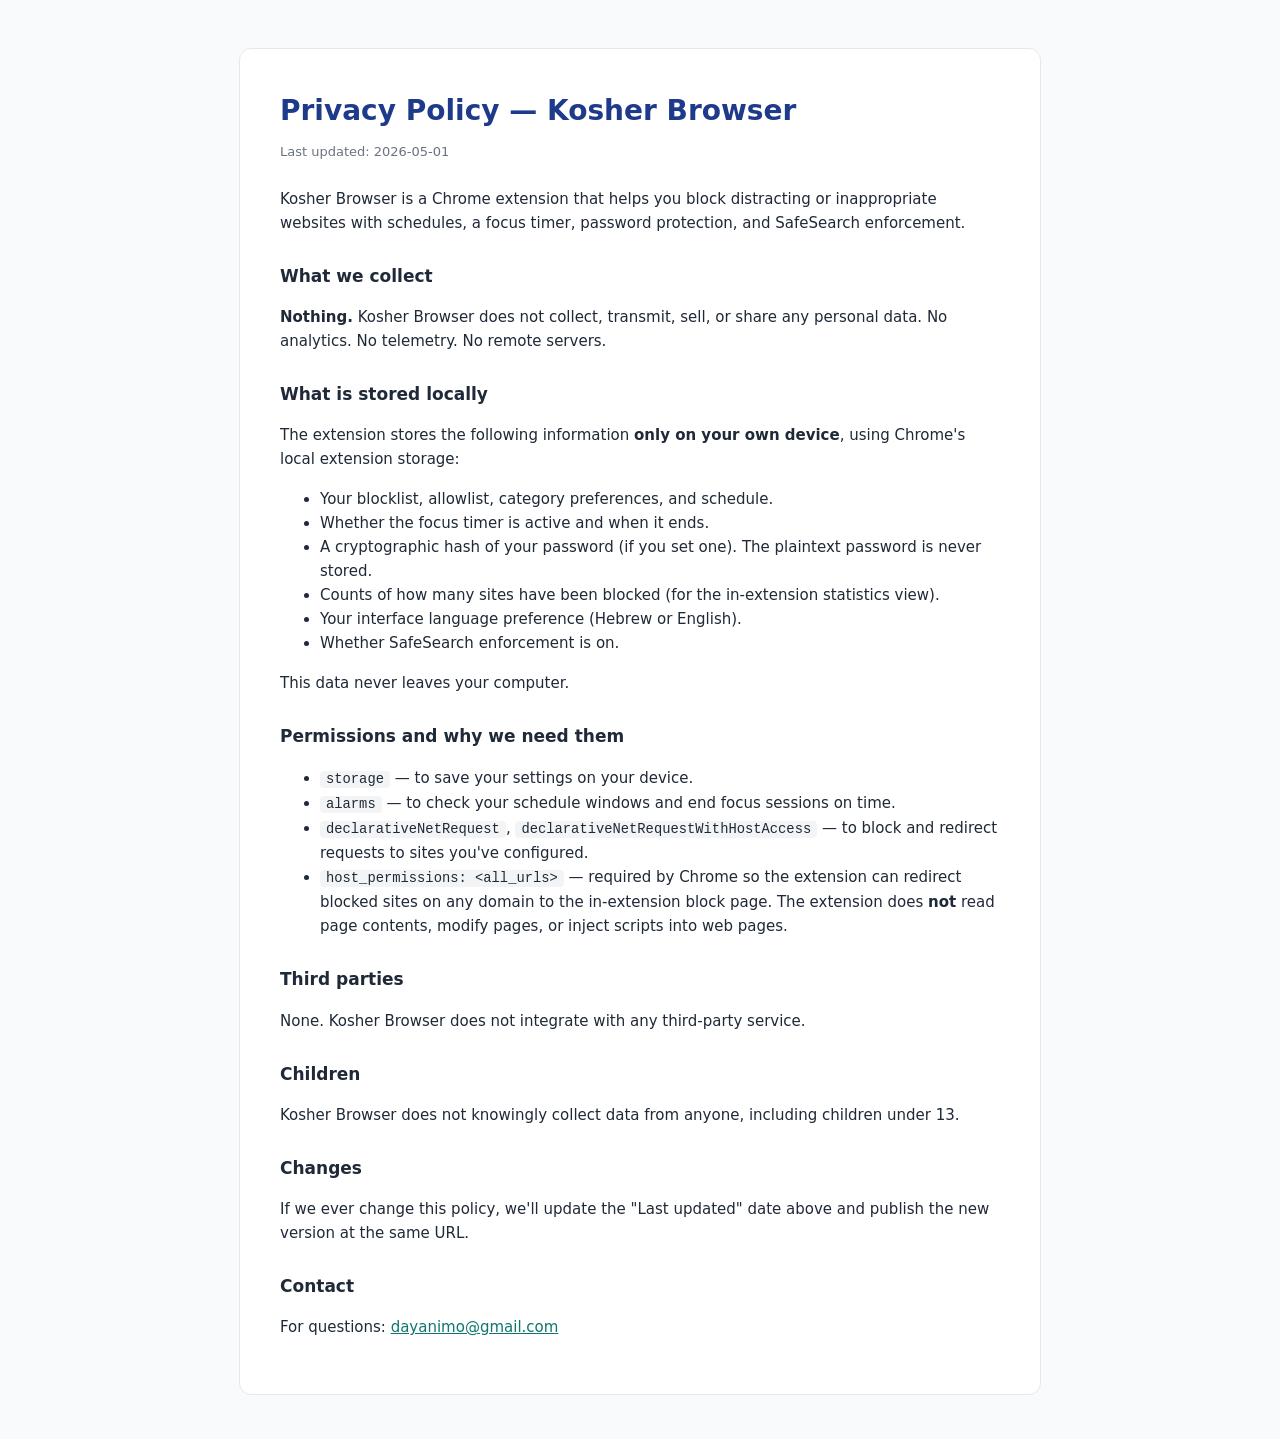
<file: docs/index.html>
<!doctype html>
<html lang="en">
<head>
  <meta charset="utf-8">
  <meta name="viewport" content="width=device-width, initial-scale=1">
  <title>Privacy Policy — Kosher Browser</title>
  <style>
    :root { color-scheme: light dark; }
    html, body { margin: 0; padding: 0; }
    body {
      font-family: -apple-system, BlinkMacSystemFont, "Segoe UI", system-ui, sans-serif;
      line-height: 1.6;
      color: #1f2937;
      background: #f9fafb;
      padding: 48px 24px;
    }
    main { max-width: 720px; margin: 0 auto; background: white; border-radius: 12px; border: 1px solid #e5e7eb; padding: 40px; }
    h1 { font-size: 28px; margin: 0 0 8px; color: #1e3a8a; }
    h2 { font-size: 17px; margin: 28px 0 8px; color: #1f2937; }
    p, li { font-size: 15px; }
    .meta { color: #6b7280; font-size: 13px; margin: 0 0 24px; }
    code { background: #f3f4f6; padding: 1px 6px; border-radius: 4px; font-size: 0.92em; }
    a { color: #0f766e; }
    @media (prefers-color-scheme: dark) {
      body { color: #e5e7eb; background: #0b0f17; }
      main { background: #111827; border-color: #1f2937; }
      h1 { color: #93c5fd; }
      h2 { color: #f3f4f6; }
      .meta { color: #9ca3af; }
      code { background: #1f2937; }
    }
  </style>
</head>
<body>
  <main>
    <h1>Privacy Policy — Kosher Browser</h1>
    <p class="meta">Last updated: 2026-05-01</p>

    <p>Kosher Browser is a Chrome extension that helps you block distracting or inappropriate websites with schedules, a focus timer, password protection, and SafeSearch enforcement.</p>

    <h2>What we collect</h2>
    <p><strong>Nothing.</strong> Kosher Browser does not collect, transmit, sell, or share any personal data. No analytics. No telemetry. No remote servers.</p>

    <h2>What is stored locally</h2>
    <p>The extension stores the following information <strong>only on your own device</strong>, using Chrome's local extension storage:</p>
    <ul>
      <li>Your blocklist, allowlist, category preferences, and schedule.</li>
      <li>Whether the focus timer is active and when it ends.</li>
      <li>A cryptographic hash of your password (if you set one). The plaintext password is never stored.</li>
      <li>Counts of how many sites have been blocked (for the in-extension statistics view).</li>
      <li>Your interface language preference (Hebrew or English).</li>
      <li>Whether SafeSearch enforcement is on.</li>
    </ul>
    <p>This data never leaves your computer.</p>

    <h2>Permissions and why we need them</h2>
    <ul>
      <li><code>storage</code> — to save your settings on your device.</li>
      <li><code>alarms</code> — to check your schedule windows and end focus sessions on time.</li>
      <li><code>declarativeNetRequest</code>, <code>declarativeNetRequestWithHostAccess</code> — to block and redirect requests to sites you've configured.</li>
      <li><code>host_permissions: &lt;all_urls&gt;</code> — required by Chrome so the extension can redirect blocked sites on any domain to the in-extension block page. The extension does <strong>not</strong> read page contents, modify pages, or inject scripts into web pages.</li>
    </ul>

    <h2>Third parties</h2>
    <p>None. Kosher Browser does not integrate with any third-party service.</p>

    <h2>Children</h2>
    <p>Kosher Browser does not knowingly collect data from anyone, including children under 13.</p>

    <h2>Changes</h2>
    <p>If we ever change this policy, we'll update the "Last updated" date above and publish the new version at the same URL.</p>

    <h2>Contact</h2>
    <p>For questions: <a href="mailto:dayanimo@gmail.com">dayanimo@gmail.com</a></p>
  </main>
</body>
</html>
</file>
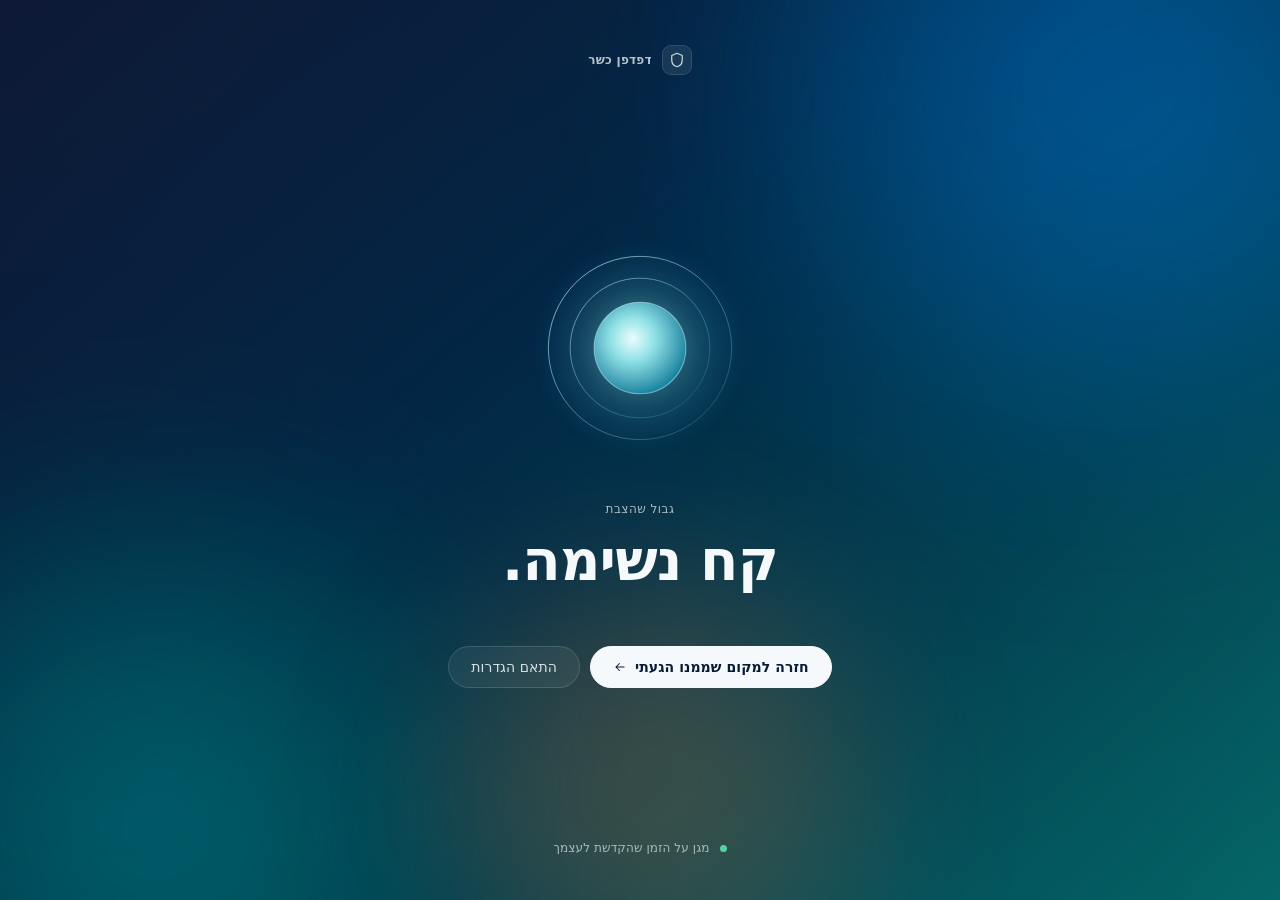
<file: blocked/blocked.html>
<!doctype html>
<html lang="he" dir="rtl">
<head>
  <meta charset="utf-8" />
  <meta name="viewport" content="width=device-width, initial-scale=1, viewport-fit=cover" />
  <title>רגע של הפסקה</title>
  <link rel="stylesheet" href="blocked.css" />
</head>
<body>
  <div class="ambient" aria-hidden="true">
    <div class="aurora aurora-a"></div>
    <div class="aurora aurora-b"></div>
    <div class="aurora aurora-c"></div>
    <div class="grain"></div>
  </div>

  <div class="stage">
    <header class="brand" aria-hidden="true">
      <span class="brand-mark">
        <svg viewBox="0 0 24 24" width="18" height="18" fill="none" stroke="currentColor" stroke-width="1.6" stroke-linecap="round" stroke-linejoin="round">
          <path d="M12 3l7 3v6c0 4.5-3 8-7 9-4-1-7-4.5-7-9V6l7-3z"/>
        </svg>
      </span>
      <span class="brand-name" data-i18n="brand_name">דפדפן כשר</span>
    </header>

    <main class="card" role="main">
      <figure class="orb" aria-hidden="true">
        <svg viewBox="0 0 220 220" width="220" height="220">
          <defs>
            <radialGradient id="halo" cx="50%" cy="50%" r="50%">
              <stop offset="0%" stop-color="oklch(0.92 0.06 200)" stop-opacity="0.55"/>
              <stop offset="55%" stop-color="oklch(0.78 0.10 210)" stop-opacity="0.18"/>
              <stop offset="100%" stop-color="oklch(0.55 0.12 240)" stop-opacity="0"/>
            </radialGradient>
            <radialGradient id="core" cx="42%" cy="40%" r="60%">
              <stop offset="0%" stop-color="oklch(0.98 0.02 200)"/>
              <stop offset="40%" stop-color="oklch(0.86 0.08 200)"/>
              <stop offset="100%" stop-color="oklch(0.58 0.10 220)"/>
            </radialGradient>
            <linearGradient id="ring" x1="0" y1="0" x2="1" y2="1">
              <stop offset="0%" stop-color="oklch(0.95 0.04 200)" stop-opacity="0.9"/>
              <stop offset="100%" stop-color="oklch(0.75 0.10 210)" stop-opacity="0.2"/>
            </linearGradient>
          </defs>
          <circle class="orb-halo" cx="110" cy="110" r="100" fill="url(#halo)"/>
          <circle class="orb-ring orb-ring-outer" cx="110" cy="110" r="84" fill="none" stroke="url(#ring)" stroke-width="0.75"/>
          <circle class="orb-ring orb-ring-mid" cx="110" cy="110" r="64" fill="none" stroke="url(#ring)" stroke-width="0.6"/>
          <circle class="orb-core" cx="110" cy="110" r="42" fill="url(#core)"/>
          <circle class="orb-pulse" cx="110" cy="110" r="42" fill="none" stroke="oklch(0.95 0.04 200)" stroke-width="1" stroke-opacity="0.5"/>
        </svg>
      </figure>

      <p class="eyebrow" data-i18n="eyebrow">גבול שהצבת</p>
      <h1 class="headline" data-i18n="headline">קח נשימה.</h1>
      <p id="reason" class="reason"></p>
      <p id="message" class="message"></p>

      <section id="focusInfo" class="focus" hidden aria-live="polite">
        <div class="focus-rule" aria-hidden="true"></div>
        <p class="focus-label" data-i18n="focus_label">מפגש פוקוס בעיצומו</p>
        <p id="countdown" class="countdown" aria-label="זמן שנותר" data-i18n-aria="time_remaining_aria">--:--</p>
        <p class="focus-foot" data-i18n="focus_foot">תחזור לכאן כשהוא יסתיים. אין מה לעשות.</p>
      </section>

      <div class="actions">
        <button id="goBack" type="button" class="btn btn-primary">
          <span data-i18n="btn_return">חזרה למקום שממנו הגעתי</span>
          <svg class="btn-arrow" viewBox="0 0 24 24" width="14" height="14" fill="none" stroke="currentColor" stroke-width="1.8" stroke-linecap="round" stroke-linejoin="round" aria-hidden="true">
            <path d="M19 12H5M11 6l-6 6 6 6"/>
          </svg>
        </button>
        <button id="openOptions" type="button" class="btn btn-ghost" data-i18n="btn_settings">התאם הגדרות</button>
      </div>
    </main>

    <footer class="legend" aria-hidden="true">
      <span class="legend-dot"></span>
      <span data-i18n="legend_text">מגן על הזמן שהקדשת לעצמך</span>
    </footer>
  </div>

  <script src="blocked.js"></script>
</body>
</html>
</file>
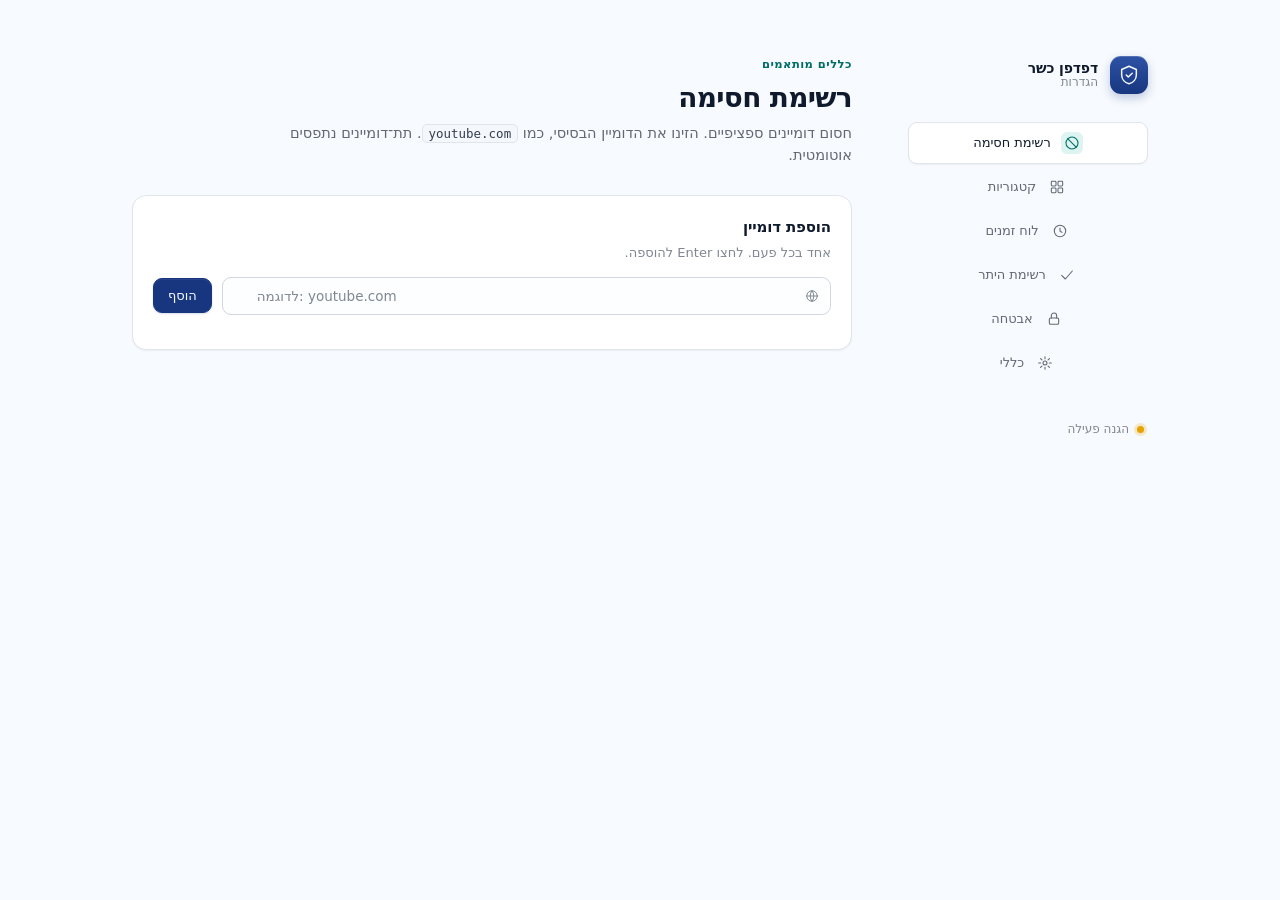
<file: options/options.html>
<!doctype html>
<html lang="he" dir="rtl">
<head>
  <meta charset="utf-8" />
  <meta name="viewport" content="width=device-width, initial-scale=1" />
  <title data-i18n="page_title">דפדפן כשר — הגדרות</title>
  <link rel="stylesheet" href="options.css" />
</head>
<body>
  <div class="shell">
    <aside class="sidebar" data-i18n-aria="sidebar_nav_aria" aria-label="ניווט בהגדרות">
      <div class="brand">
        <span class="brand-mark" aria-hidden="true">
          <svg viewBox="0 0 24 24" width="22" height="22" fill="none" stroke="currentColor" stroke-width="1.6" stroke-linecap="round" stroke-linejoin="round">
            <path d="M12 2.5 4 6v6c0 4.6 3.3 8.4 8 9.5 4.7-1.1 8-4.9 8-9.5V6l-8-3.5Z" />
            <path d="m9 12 2.2 2.2L15.5 10" />
          </svg>
        </span>
        <div class="brand-text">
          <span class="brand-name" data-i18n="brand_name">דפדפן כשר</span>
          <span class="brand-sub" data-i18n="settings_subtitle">הגדרות</span>
        </div>
      </div>

      <nav class="tabs" role="tablist" data-i18n-aria="sidebar_sections_aria" aria-label="חלקי ההגדרות">
        <button class="tab active" data-tab="blocklist" role="tab" aria-selected="true">
          <span class="tab-icon" aria-hidden="true">
            <svg viewBox="0 0 24 24" width="16" height="16" fill="none" stroke="currentColor" stroke-width="1.6" stroke-linecap="round" stroke-linejoin="round">
              <circle cx="12" cy="12" r="9" />
              <path d="M5.5 5.5 18.5 18.5" />
            </svg>
          </span>
          <span class="tab-label" data-i18n="tab_blocklist">רשימת חסימה</span>
        </button>
        <button class="tab" data-tab="categories" role="tab" aria-selected="false">
          <span class="tab-icon" aria-hidden="true">
            <svg viewBox="0 0 24 24" width="16" height="16" fill="none" stroke="currentColor" stroke-width="1.6" stroke-linecap="round" stroke-linejoin="round">
              <rect x="3.5" y="3.5" width="7" height="7" rx="1.4" />
              <rect x="13.5" y="3.5" width="7" height="7" rx="1.4" />
              <rect x="3.5" y="13.5" width="7" height="7" rx="1.4" />
              <rect x="13.5" y="13.5" width="7" height="7" rx="1.4" />
            </svg>
          </span>
          <span class="tab-label" data-i18n="tab_categories">קטגוריות</span>
        </button>
        <button class="tab" data-tab="schedule" role="tab" aria-selected="false">
          <span class="tab-icon" aria-hidden="true">
            <svg viewBox="0 0 24 24" width="16" height="16" fill="none" stroke="currentColor" stroke-width="1.6" stroke-linecap="round" stroke-linejoin="round">
              <circle cx="12" cy="12" r="8.5" />
              <path d="M12 7.5V12l3 2" />
            </svg>
          </span>
          <span class="tab-label" data-i18n="tab_schedule">לוח זמנים</span>
        </button>
        <button class="tab" data-tab="whitelist" role="tab" aria-selected="false">
          <span class="tab-icon" aria-hidden="true">
            <svg viewBox="0 0 24 24" width="16" height="16" fill="none" stroke="currentColor" stroke-width="1.6" stroke-linecap="round" stroke-linejoin="round">
              <path d="M4 12.5 9.5 18 20 6" />
            </svg>
          </span>
          <span class="tab-label" data-i18n="tab_whitelist">רשימת היתר</span>
        </button>
        <button class="tab" data-tab="security" role="tab" aria-selected="false">
          <span class="tab-icon" aria-hidden="true">
            <svg viewBox="0 0 24 24" width="16" height="16" fill="none" stroke="currentColor" stroke-width="1.6" stroke-linecap="round" stroke-linejoin="round">
              <rect x="5" y="10.5" width="14" height="9.5" rx="2" />
              <path d="M8 10.5V7a4 4 0 0 1 8 0v3.5" />
            </svg>
          </span>
          <span class="tab-label" data-i18n="tab_security">אבטחה</span>
        </button>
        <button class="tab" data-tab="general" role="tab" aria-selected="false">
          <span class="tab-icon" aria-hidden="true">
            <svg viewBox="0 0 24 24" width="16" height="16" fill="none" stroke="currentColor" stroke-width="1.6" stroke-linecap="round" stroke-linejoin="round">
              <circle cx="12" cy="12" r="3" />
              <path d="M12 2.5v3M12 18.5v3M2.5 12h3M18.5 12h3M5.3 5.3l2.1 2.1M16.6 16.6l2.1 2.1M5.3 18.7l2.1-2.1M16.6 7.4l2.1-2.1" />
            </svg>
          </span>
          <span class="tab-label" data-i18n="tab_general">כללי</span>
        </button>
      </nav>

      <div class="sidebar-foot">
        <span class="dot" aria-hidden="true"></span>
        <span data-i18n="protection_active">הגנה פעילה</span>
      </div>
    </aside>

    <main class="content">
      <!-- Blocklist tab -->
      <section class="panel" data-panel="blocklist" role="tabpanel">
        <header class="panel-head">
          <p class="eyebrow" data-i18n="blocklist_eyebrow">כללים מותאמים</p>
          <h1 data-i18n="blocklist_title">רשימת חסימה</h1>
          <p class="lede" data-i18n="blocklist_lede">חסום דומיינים ספציפיים. הזינו את הדומיין הבסיסי, כמו <code>youtube.com</code>. תת־דומיינים נתפסים אוטומטית.</p>
        </header>

        <div class="card">
          <div class="card-head">
            <h2 data-i18n="blocklist_card_title">הוספת דומיין</h2>
            <p class="hint" data-i18n="blocklist_hint">אחד בכל פעם. לחצו Enter להוספה.</p>
          </div>
          <div class="row input-row">
            <div class="input-wrap">
              <span class="input-icon" aria-hidden="true">
                <svg viewBox="0 0 24 24" width="14" height="14" fill="none" stroke="currentColor" stroke-width="1.7" stroke-linecap="round" stroke-linejoin="round">
                  <circle cx="12" cy="12" r="9" />
                  <path d="M3 12h18M12 3a14 14 0 0 1 0 18M12 3a14 14 0 0 0 0 18" />
                </svg>
              </span>
              <input type="text" id="newDomain" data-i18n-placeholder="blocklist_input_placeholder" placeholder="לדוגמה: youtube.com" autocomplete="off" spellcheck="false" dir="ltr" />
            </div>
            <button id="addDomain" class="primary" data-i18n="blocklist_add_btn">הוסף</button>
          </div>
          <ul id="blocklist" class="chip-list" data-i18n-aria="blocklist_aria" aria-label="דומיינים חסומים"></ul>
        </div>
      </section>

      <!-- Categories tab -->
      <section class="panel" data-panel="categories" role="tabpanel" hidden>
        <header class="panel-head">
          <p class="eyebrow" data-i18n="categories_eyebrow">ערכות מוכנות</p>
          <h1 data-i18n="categories_title">קטגוריות</h1>
          <p class="lede" data-i18n="categories_lede">הפעילו או כבו קטגוריות שלמות. הרשימות הן נקודות פתיחה; ניתן להוסיף עוד דומיינים ברשימת החסימה.</p>
        </header>
        <div id="categoriesList" class="cat-grid"></div>
      </section>

      <!-- Schedule tab -->
      <section class="panel" data-panel="schedule" role="tabpanel" hidden>
        <header class="panel-head">
          <p class="eyebrow" data-i18n="schedule_eyebrow">חסימה מבוססת זמן</p>
          <h1 data-i18n="schedule_title">לוח זמנים</h1>
          <p class="lede" data-i18n="schedule_lede">במהלך חלונות הזמן המתוזמנים, כל הקטגוריות ורשימת החסימה נאכפות, גם אם הקטגוריות כבויות.</p>
        </header>

        <div class="card toggle-card">
          <div class="toggle-meta">
            <h2 data-i18n="schedule_toggle_title">הפעל לוח זמנים</h2>
            <p class="hint" data-i18n="schedule_toggle_hint">החל את חלונות הזמן. כשמושבת, לוחות הזמנים מתעלמים.</p>
          </div>
          <label class="switch">
            <input type="checkbox" id="scheduleEnabled" />
            <span class="switch-track" aria-hidden="true"><span class="switch-thumb"></span></span>
          </label>
        </div>

        <div id="scheduleBlocks" class="schedule-stack"></div>

        <button id="addBlock" class="ghost full">
          <svg viewBox="0 0 24 24" width="14" height="14" fill="none" stroke="currentColor" stroke-width="1.8" stroke-linecap="round" stroke-linejoin="round" aria-hidden="true">
            <path d="M12 5v14M5 12h14" />
          </svg>
          <span data-i18n="schedule_add_block_btn">הוסף חלון זמן</span>
        </button>
      </section>

      <!-- Whitelist tab -->
      <section class="panel" data-panel="whitelist" role="tabpanel" hidden>
        <header class="panel-head">
          <p class="eyebrow" data-i18n="whitelist_eyebrow">אפשרו רק את מה שתבחרו</p>
          <h1 data-i18n="whitelist_title">רשימת היתר</h1>
          <p class="lede" data-i18n="whitelist_lede">במצב רשימת היתר, כל הרשת חסומה מלבד דומיינים שתוסיפו כאן. השתמשו בזהירות.</p>
        </header>

        <div class="card toggle-card">
          <div class="toggle-meta">
            <h2 data-i18n="whitelist_mode_label">מצב רשימת היתר</h2>
            <p class="hint" data-i18n="whitelist_mode_hint">אפשר רק אתרים ברשימת היתר (חסום את כל השאר).</p>
          </div>
          <label class="switch">
            <input type="checkbox" id="whitelistMode" />
            <span class="switch-track" aria-hidden="true"><span class="switch-thumb"></span></span>
          </label>
        </div>

        <div class="card">
          <div class="card-head">
            <h2 data-i18n="whitelist_card_title">דומיינים מותרים</h2>
            <p class="hint" data-i18n="whitelist_card_hint">הוסיפו את הדומיין הבסיסי. תת־דומיינים מותרים אוטומטית.</p>
          </div>
          <div class="row input-row">
            <div class="input-wrap">
              <span class="input-icon" aria-hidden="true">
                <svg viewBox="0 0 24 24" width="14" height="14" fill="none" stroke="currentColor" stroke-width="1.8" stroke-linecap="round" stroke-linejoin="round">
                  <path d="M4 12.5 9.5 18 20 6" />
                </svg>
              </span>
              <input type="text" id="newWhitelist" data-i18n-placeholder="whitelist_input_placeholder" placeholder="לדוגמה: wikipedia.org" autocomplete="off" spellcheck="false" dir="ltr" />
            </div>
            <button id="addWhitelist" class="primary" data-i18n="whitelist_add_btn">אפשר</button>
          </div>
          <ul id="whitelist" class="chip-list chip-list-allow" data-i18n-aria="whitelist_aria" aria-label="דומיינים מותרים"></ul>
        </div>
      </section>

      <!-- Security tab -->
      <section class="panel" data-panel="security" role="tabpanel" hidden>
        <header class="panel-head">
          <p class="eyebrow" data-i18n="security_eyebrow">הגנה</p>
          <h1 data-i18n="security_title">אבטחה</h1>
          <p class="lede" data-i18n="security_lede">נעלו את ההגדרות בסיסמה ומנעו השבתה של התוסף באמצע פוקוס.</p>
        </header>

        <div class="card">
          <div class="card-head">
            <h2 data-i18n="security_card_title">הגנה בסיסמה</h2>
            <p class="hint" data-i18n="security_card_hint">קבע סיסמה כדי לדרוש אותה לשינוי הגדרות, סיום פוקוס מוקדם, או השבתת התוסף.</p>
          </div>
          <div class="stack">
            <div class="row">
              <div class="input-wrap full">
                <span class="input-icon" aria-hidden="true">
                  <svg viewBox="0 0 24 24" width="14" height="14" fill="none" stroke="currentColor" stroke-width="1.7" stroke-linecap="round" stroke-linejoin="round">
                    <rect x="5" y="10.5" width="14" height="9.5" rx="2" />
                    <path d="M8 10.5V7a4 4 0 0 1 8 0v3.5" />
                  </svg>
                </span>
                <input type="password" id="oldPassword" data-i18n-placeholder="security_old_pwd_placeholder" placeholder="סיסמה נוכחית (אם קיימת)" autocomplete="current-password" />
              </div>
            </div>
            <div class="row input-row">
              <div class="input-wrap">
                <span class="input-icon" aria-hidden="true">
                  <svg viewBox="0 0 24 24" width="14" height="14" fill="none" stroke="currentColor" stroke-width="1.7" stroke-linecap="round" stroke-linejoin="round">
                    <path d="M12 3v18M3 12h18" />
                  </svg>
                </span>
                <input type="password" id="newPassword" data-i18n-placeholder="security_new_pwd_placeholder" placeholder="סיסמה חדשה (השאר ריק להסרה)" autocomplete="new-password" />
              </div>
              <button id="setPassword" class="primary" data-i18n="security_save_btn">שמור סיסמה</button>
            </div>
            <p id="pwStatus" class="status"></p>
          </div>
        </div>

        <div class="card toggle-card">
          <div class="toggle-meta">
            <h2 data-i18n="security_strict_label">מצב מחמיר</h2>
            <p class="hint" data-i18n="security_strict_lede">מצב מחמיר (לא ניתן להשבית את התוסף או לסיים פוקוס מוקדם). עדיין ניתן להסיר את התוסף מ־<code>chrome://extensions</code>.</p>
          </div>
          <label class="switch">
            <input type="checkbox" id="strictMode" />
            <span class="switch-track" aria-hidden="true"><span class="switch-thumb"></span></span>
          </label>
        </div>
      </section>

      <!-- General tab -->
      <section class="panel" data-panel="general" role="tabpanel" hidden>
        <header class="panel-head">
          <p class="eyebrow" data-i18n="general_eyebrow">העדפות</p>
          <h1 data-i18n="general_title">כללי</h1>
          <p class="lede" data-i18n="general_lede">מתגים ראשיים, ההודעה המוצגת בעמודים חסומים, וסטטיסטיקת ההגנה שלכם.</p>
        </header>

        <div class="card lang-card">
          <div class="card-head">
            <h2 data-i18n="general_language_title">שפה</h2>
            <p class="hint" data-i18n="general_language_lede">בחרו את שפת הממשק. ההגדרה משותפת לכל חלקי התוסף.</p>
          </div>
          <div class="lang-picker" role="radiogroup" data-i18n-aria="general_language_title" aria-label="שפה">
            <button type="button" class="lang-option" data-lang="he" role="radio" aria-checked="false">
              <span class="lang-native">עברית</span>
              <span class="lang-tag">HE</span>
            </button>
            <button type="button" class="lang-option" data-lang="en" role="radio" aria-checked="false">
              <span class="lang-native">English</span>
              <span class="lang-tag">EN</span>
            </button>
          </div>
        </div>

        <div class="card toggle-card">
          <div class="toggle-meta">
            <h2 data-i18n="general_blocking_label">חסימה מופעלת</h2>
            <p class="hint" data-i18n="general_blocking_hint">מתג ראשי לכל פעולות החסימה.</p>
          </div>
          <label class="switch">
            <input type="checkbox" id="enabledMain" />
            <span class="switch-track" aria-hidden="true"><span class="switch-thumb"></span></span>
          </label>
        </div>

        <div class="card toggle-card">
          <div class="toggle-meta">
            <h2 data-i18n="general_safesearch_label">אכיפת חיפוש בטוח</h2>
            <p class="hint" data-i18n="general_safesearch_hint">אכוף חיפוש בטוח ב־Google, Bing, DuckDuckGo.</p>
          </div>
          <label class="switch">
            <input type="checkbox" id="safeSearchMain" />
            <span class="switch-track" aria-hidden="true"><span class="switch-thumb"></span></span>
          </label>
        </div>

        <div class="card">
          <div class="card-head">
            <h2 data-i18n="general_message_title">הודעה בעמוד החסימה</h2>
            <p class="hint" data-i18n="general_message_hint">תוצג למי שיגיע לעמוד חסום.</p>
          </div>
          <textarea id="customMessage" rows="3" data-i18n-placeholder="general_message_placeholder" placeholder="הערה קצרה לעצמכם בעתיד..."></textarea>
          <div class="row end">
            <button id="saveMessage" class="primary" data-i18n="general_save_btn">שמור הודעה</button>
          </div>
        </div>

        <div class="card stats-card">
          <div class="card-head">
            <h2 data-i18n="general_stats_title">סטטיסטיקה</h2>
            <p class="hint" data-i18n="general_stats_hint">אתרים שנחסמו במכשיר זה.</p>
          </div>
          <div class="stats">
            <div class="stat">
              <span class="stat-label" data-i18n="general_stats_today">חסימות היום</span>
              <strong id="statsToday" class="stat-value">0</strong>
            </div>
            <div class="stat">
              <span class="stat-label" data-i18n="general_stats_total">סך החסימות</span>
              <strong id="statsTotal" class="stat-value">0</strong>
            </div>
          </div>
        </div>
      </section>
    </main>
  </div>

  <script src="options.js"></script>
</body>
</html>
</file>
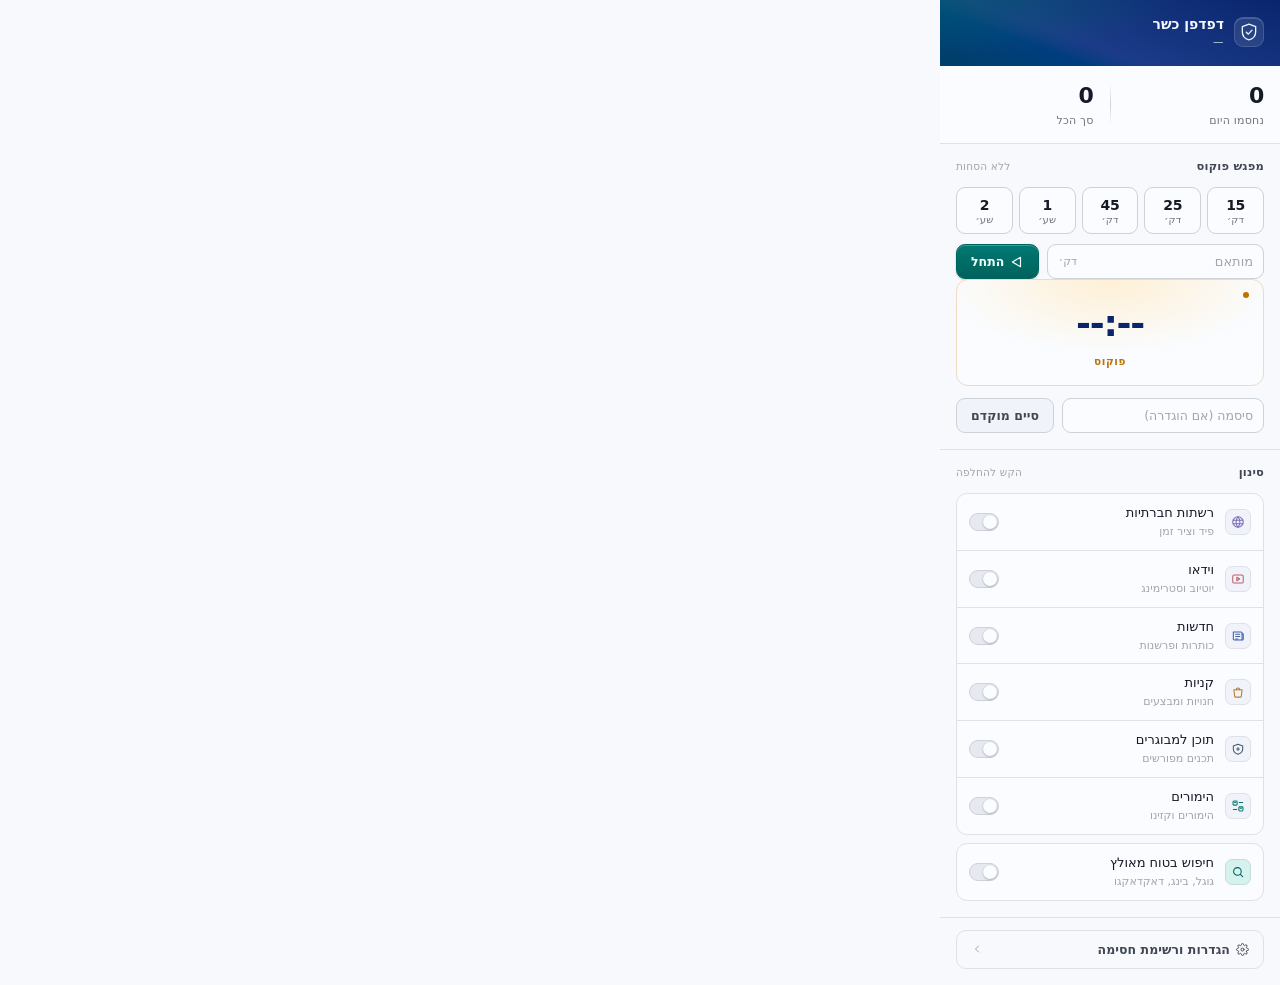
<file: popup/popup.html>
<!doctype html>
<html lang="he" dir="rtl">
<head>
  <meta charset="utf-8" />
  <title data-i18n="brand_name">דפדפן כשר</title>
  <link rel="stylesheet" href="popup.css" />
</head>
<body>
  <div class="app">

    <header class="topbar">
      <div class="brand">
        <span class="brand-mark" aria-hidden="true">
          <svg viewBox="0 0 24 24" width="20" height="20" fill="none" stroke="currentColor" stroke-width="1.6" stroke-linecap="round" stroke-linejoin="round">
            <path d="M12 2.5 4 5.6v6.1c0 4.6 3.2 8.6 8 9.8 4.8-1.2 8-5.2 8-9.8V5.6L12 2.5Z"/>
            <path d="m8.8 12.2 2.4 2.4 4.4-4.8"/>
          </svg>
        </span>
        <div class="brand-text">
          <span class="brand-name" data-i18n="brand_name">דפדפן כשר</span>
          <span id="statusText" class="brand-status">—</span>
        </div>
      </div>
    </header>

    <section class="metrics" data-i18n-aria="metrics_aria" aria-label="סטטיסטיקת חסימה">
      <div class="metric">
        <span class="metric-value" id="blocksToday">0</span>
        <span class="metric-label" data-i18n="blocked_today">נחסמו היום</span>
      </div>
      <div class="metric-divider" aria-hidden="true"></div>
      <div class="metric">
        <span class="metric-value" id="blocksTotal">0</span>
        <span class="metric-label" data-i18n="all_time">סך הכל</span>
      </div>
    </section>

    <section class="panel focus-panel" aria-labelledby="focus-heading">
      <div class="panel-head">
        <h2 id="focus-heading" data-i18n="focus_session">מפגש פוקוס</h2>
        <span class="panel-hint" data-i18n="no_distractions">ללא הסחות</span>
      </div>

      <div id="focusInactive" class="focus-inactive">
        <div class="presets" role="group" data-i18n-aria="presets_aria" aria-label="משכים מוגדרים מראש">
          <button type="button" class="preset" data-min="15"><span class="preset-num">15</span><span class="preset-unit" data-i18n="min_unit">דק׳</span></button>
          <button type="button" class="preset" data-min="25"><span class="preset-num">25</span><span class="preset-unit" data-i18n="min_unit">דק׳</span></button>
          <button type="button" class="preset" data-min="45"><span class="preset-num">45</span><span class="preset-unit" data-i18n="min_unit">דק׳</span></button>
          <button type="button" class="preset" data-min="60"><span class="preset-num">1</span><span class="preset-unit" data-i18n="hr_unit">שע׳</span></button>
          <button type="button" class="preset" data-min="120"><span class="preset-num">2</span><span class="preset-unit" data-i18n="hr_unit">שע׳</span></button>
        </div>
        <div class="custom-row">
          <div class="field">
            <input type="number" id="customMin" min="1" max="720" data-i18n-placeholder="custom_placeholder" placeholder="מותאם" />
            <span class="field-suffix" data-i18n="min_unit">דק׳</span>
          </div>
          <button type="button" id="startFocus" class="btn btn-primary">
            <svg viewBox="0 0 24 24" width="14" height="14" fill="none" stroke="currentColor" stroke-width="2" stroke-linecap="round" stroke-linejoin="round" aria-hidden="true"><path d="M6 4v16l14-8L6 4Z"/></svg>
            <span data-i18n="start">התחל</span>
          </button>
        </div>
      </div>

      <div id="focusActive" class="focus-active" hidden>
        <div class="countdown">
          <span class="countdown-pulse" aria-hidden="true"></span>
          <span class="countdown-time" id="focusCountdown">--:--</span>
          <span class="countdown-label" id="focusLabel" data-i18n="focus_default_label">פוקוס</span>
        </div>
        <div class="end-row">
          <input type="password" id="endPassword" data-i18n-placeholder="password_if_set_placeholder" placeholder="סיסמה (אם הוגדרה)" autocomplete="off" />
          <button type="button" id="endFocus" class="btn btn-quiet" data-i18n="end_early">סיים מוקדם</button>
        </div>
      </div>
    </section>

    <section class="panel" aria-labelledby="filters-heading">
      <div class="panel-head">
        <h2 id="filters-heading" data-i18n="filters">סינון</h2>
        <span class="panel-hint" data-i18n="tap_to_toggle">הקש להחלפה</span>
      </div>
      <ul class="filter-list">
        <li>
          <label class="filter">
            <span class="filter-icon" data-tone="violet" aria-hidden="true">
              <svg viewBox="0 0 24 24" width="14" height="14" fill="none" stroke="currentColor" stroke-width="1.8" stroke-linecap="round" stroke-linejoin="round"><circle cx="12" cy="12" r="9"/><path d="M3.6 9h16.8M3.6 15h16.8M12 3a14 14 0 0 1 0 18M12 3a14 14 0 0 0 0 18"/></svg>
            </span>
            <span class="filter-text">
              <span class="filter-name" data-i18n="cat_social">רשתות חברתיות</span>
              <span class="filter-meta" data-i18n="cat_social_meta">פיד וציר זמן</span>
            </span>
            <input type="checkbox" id="catSocial" class="filter-check" />
            <span class="filter-pill" aria-hidden="true"></span>
          </label>
        </li>
        <li>
          <label class="filter">
            <span class="filter-icon" data-tone="rose" aria-hidden="true">
              <svg viewBox="0 0 24 24" width="14" height="14" fill="none" stroke="currentColor" stroke-width="1.8" stroke-linecap="round" stroke-linejoin="round"><rect x="3" y="5" width="18" height="14" rx="2.5"/><path d="m10 9 5 3-5 3V9Z"/></svg>
            </span>
            <span class="filter-text">
              <span class="filter-name" data-i18n="cat_video">וידאו</span>
              <span class="filter-meta" data-i18n="cat_video_meta">יוטיוב וסטרימינג</span>
            </span>
            <input type="checkbox" id="catVideo" class="filter-check" />
            <span class="filter-pill" aria-hidden="true"></span>
          </label>
        </li>
        <li>
          <label class="filter">
            <span class="filter-icon" data-tone="indigo" aria-hidden="true">
              <svg viewBox="0 0 24 24" width="14" height="14" fill="none" stroke="currentColor" stroke-width="1.8" stroke-linecap="round" stroke-linejoin="round"><path d="M4 5h13a2 2 0 0 1 2 2v11a1 1 0 0 1-1 1H6a2 2 0 0 1-2-2V5Z"/><path d="M19 8h1.5a.5.5 0 0 1 .5.5V17a2 2 0 0 1-2 2"/><path d="M8 9h7M8 13h7M8 17h4"/></svg>
            </span>
            <span class="filter-text">
              <span class="filter-name" data-i18n="cat_news">חדשות</span>
              <span class="filter-meta" data-i18n="cat_news_meta">כותרות ופרשנות</span>
            </span>
            <input type="checkbox" id="catNews" class="filter-check" />
            <span class="filter-pill" aria-hidden="true"></span>
          </label>
        </li>
        <li>
          <label class="filter">
            <span class="filter-icon" data-tone="amber" aria-hidden="true">
              <svg viewBox="0 0 24 24" width="14" height="14" fill="none" stroke="currentColor" stroke-width="1.8" stroke-linecap="round" stroke-linejoin="round"><path d="M5 8h14l-1.2 11a2 2 0 0 1-2 1.8H8.2A2 2 0 0 1 6.2 19L5 8Z"/><path d="M9 8a3 3 0 1 1 6 0"/></svg>
            </span>
            <span class="filter-text">
              <span class="filter-name" data-i18n="cat_shopping">קניות</span>
              <span class="filter-meta" data-i18n="cat_shopping_meta">חנויות ומבצעים</span>
            </span>
            <input type="checkbox" id="catShopping" class="filter-check" />
            <span class="filter-pill" aria-hidden="true"></span>
          </label>
        </li>
        <li>
          <label class="filter">
            <span class="filter-icon" data-tone="slate" aria-hidden="true">
              <svg viewBox="0 0 24 24" width="14" height="14" fill="none" stroke="currentColor" stroke-width="1.8" stroke-linecap="round" stroke-linejoin="round"><path d="M12 4 4 7v5c0 4 3.3 7.6 8 9 4.7-1.4 8-5 8-9V7l-8-3Z"/><path d="M9.5 12h5M12 9.5v5"/></svg>
            </span>
            <span class="filter-text">
              <span class="filter-name" data-i18n="cat_adult">תוכן למבוגרים</span>
              <span class="filter-meta" data-i18n="cat_adult_meta">תכנים מפורשים</span>
            </span>
            <input type="checkbox" id="catAdult" class="filter-check" />
            <span class="filter-pill" aria-hidden="true"></span>
          </label>
        </li>
        <li>
          <label class="filter">
            <span class="filter-icon" data-tone="teal" aria-hidden="true">
              <svg viewBox="0 0 24 24" width="14" height="14" fill="none" stroke="currentColor" stroke-width="1.8" stroke-linecap="round" stroke-linejoin="round"><rect x="3.5" y="3.5" width="7" height="7" rx="1.5"/><rect x="13.5" y="13.5" width="7" height="7" rx="1.5"/><path d="M6 6h2M16 16h2M14 6l6 0M4 18h6"/></svg>
            </span>
            <span class="filter-text">
              <span class="filter-name" data-i18n="cat_gambling">הימורים</span>
              <span class="filter-meta" data-i18n="cat_gambling_meta">הימורים וקזינו</span>
            </span>
            <input type="checkbox" id="catGambling" class="filter-check" />
            <span class="filter-pill" aria-hidden="true"></span>
          </label>
        </li>
      </ul>

      <label class="safesearch">
        <span class="safesearch-icon" aria-hidden="true">
          <svg viewBox="0 0 24 24" width="14" height="14" fill="none" stroke="currentColor" stroke-width="1.8" stroke-linecap="round" stroke-linejoin="round"><circle cx="11" cy="11" r="6.5"/><path d="m20 20-4-4"/></svg>
        </span>
        <span class="safesearch-text">
          <span class="safesearch-name" data-i18n="safesearch_enforced">חיפוש בטוח מאולץ</span>
          <span class="safesearch-meta" data-i18n="safesearch_engines">גוגל, בינג, דאקדאקגו</span>
        </span>
        <input type="checkbox" id="safeSearchToggle" class="filter-check" />
        <span class="filter-pill" aria-hidden="true"></span>
      </label>
    </section>

    <footer class="footer">
      <button type="button" id="openOptions" class="btn btn-ghost">
        <svg viewBox="0 0 24 24" width="13" height="13" fill="none" stroke="currentColor" stroke-width="1.8" stroke-linecap="round" stroke-linejoin="round" aria-hidden="true"><circle cx="12" cy="12" r="2.8"/><path d="M19.4 15a1.7 1.7 0 0 0 .3 1.8l.1.1a2 2 0 1 1-2.8 2.8l-.1-.1a1.7 1.7 0 0 0-1.8-.3 1.7 1.7 0 0 0-1 1.5V21a2 2 0 1 1-4 0v-.1a1.7 1.7 0 0 0-1.1-1.5 1.7 1.7 0 0 0-1.8.3l-.1.1a2 2 0 1 1-2.8-2.8l.1-.1a1.7 1.7 0 0 0 .3-1.8 1.7 1.7 0 0 0-1.5-1H3a2 2 0 1 1 0-4h.1a1.7 1.7 0 0 0 1.5-1.1 1.7 1.7 0 0 0-.3-1.8l-.1-.1a2 2 0 1 1 2.8-2.8l.1.1a1.7 1.7 0 0 0 1.8.3H9a1.7 1.7 0 0 0 1-1.5V3a2 2 0 1 1 4 0v.1a1.7 1.7 0 0 0 1 1.5 1.7 1.7 0 0 0 1.8-.3l.1-.1a2 2 0 1 1 2.8 2.8l-.1.1a1.7 1.7 0 0 0-.3 1.8V9c.2.6.7 1 1.5 1H21a2 2 0 1 1 0 4h-.1a1.7 1.7 0 0 0-1.5 1Z"/></svg>
        <span data-i18n="open_options_label">הגדרות ורשימת חסימה</span>
        <svg class="chev" viewBox="0 0 24 24" width="12" height="12" fill="none" stroke="currentColor" stroke-width="2" stroke-linecap="round" stroke-linejoin="round" aria-hidden="true"><path d="m9 6 6 6-6 6"/></svg>
      </button>
    </footer>

  </div>

  <div id="pwModal" class="pw-modal" hidden>
    <div class="pw-card" role="dialog" aria-modal="true" aria-labelledby="pwModalTitle">
      <h2 id="pwModalTitle" class="pw-title" data-i18n="pw_modal_title">סיסמה נדרשת</h2>
      <p class="pw-lede" data-i18n="pw_modal_lede">הזן סיסמה כדי לשנות הגדרה זו.</p>
      <input type="password" id="pwModalInput" autocomplete="current-password" />
      <p id="pwModalStatus" class="pw-status" aria-live="polite"></p>
      <div class="pw-actions">
        <button type="button" id="pwModalCancel" class="btn btn-quiet" data-i18n="pw_modal_cancel">ביטול</button>
        <button type="button" id="pwModalSubmit" class="btn btn-primary" data-i18n="pw_modal_submit">אישור</button>
      </div>
    </div>
  </div>

  <script src="popup.js"></script>
</body>
</html>
</file>
<file: blocked/blocked.css>
:root {
  --ink-100: oklch(0.98 0.005 230);
  --ink-80:  oklch(0.90 0.012 225);
  --ink-60:  oklch(0.78 0.020 220);
  --ink-40:  oklch(0.62 0.030 220);

  --bg-deep:  oklch(0.20 0.060 265);
  --bg-mid:   oklch(0.30 0.075 240);
  --bg-teal:  oklch(0.45 0.090 200);
  --bg-warm:  oklch(0.62 0.110 65);

  --line: color-mix(in oklch, var(--ink-100) 14%, transparent);
  --line-soft: color-mix(in oklch, var(--ink-100) 7%, transparent);
  --surface: color-mix(in oklch, var(--bg-deep) 60%, transparent);

  --ease-out-quint: cubic-bezier(0.22, 1, 0.36, 1);
  --ease-out-expo:  cubic-bezier(0.16, 1, 0.3, 1);

  --space-1: 6px;
  --space-2: 12px;
  --space-3: 20px;
  --space-4: 32px;
  --space-5: 56px;
  --space-6: 96px;
}

* { box-sizing: border-box; }

html, body {
  margin: 0;
  padding: 0;
  min-height: 100%;
  height: 100%;
  background: linear-gradient(140deg,
    oklch(0.20 0.060 265) 0%,
    oklch(0.26 0.070 250) 38%,
    oklch(0.34 0.080 215) 72%,
    oklch(0.45 0.090 195) 100%);
  background-attachment: fixed;
  color: var(--ink-100);
  font-family: -apple-system, BlinkMacSystemFont, "Segoe UI", "Arial Hebrew", ui-sans-serif, system-ui, sans-serif;
  font-feature-settings: "kern";
  font-synthesis: none;
  -webkit-font-smoothing: antialiased;
  -moz-osx-font-smoothing: grayscale;
  text-rendering: optimizeLegibility;
  overflow: hidden;
}

body {
  display: grid;
  place-items: center;
  position: relative;
}

/* ---------- Ambient layer ---------- */
.ambient {
  position: fixed;
  inset: 0;
  pointer-events: none;
  overflow: hidden;
  z-index: 0;
  filter: saturate(115%);
}

.aurora {
  position: absolute;
  border-radius: 50%;
  filter: blur(80px);
  opacity: 0.55;
  will-change: transform;
}

.aurora-a {
  width: 70vmax;
  height: 70vmax;
  inset-inline-start: -22vmax;
  top: -28vmax;
  background: radial-gradient(circle at 50% 50%,
    oklch(0.55 0.16 245) 0%,
    oklch(0.45 0.12 245) 35%,
    transparent 70%);
  animation: drift-a 38s var(--ease-out-quint) infinite alternate;
}

.aurora-b {
  width: 60vmax;
  height: 60vmax;
  inset-inline-end: -18vmax;
  bottom: -24vmax;
  background: radial-gradient(circle at 50% 50%,
    oklch(0.58 0.12 195) 0%,
    oklch(0.42 0.09 200) 40%,
    transparent 72%);
  animation: drift-b 46s var(--ease-out-quint) infinite alternate;
}

.aurora-c {
  width: 38vmax;
  height: 38vmax;
  inset-inline-start: 30vmax;
  bottom: -10vmax;
  background: radial-gradient(circle at 50% 50%,
    oklch(0.72 0.13 65) 0%,
    oklch(0.55 0.09 50) 50%,
    transparent 75%);
  opacity: 0.28;
  animation: drift-c 54s var(--ease-out-quint) infinite alternate;
}

@keyframes drift-a {
  0%   { transform: translate3d(0, 0, 0) scale(1); }
  100% { transform: translate3d(6vmax, 4vmax, 0) scale(1.08); }
}
@keyframes drift-b {
  0%   { transform: translate3d(0, 0, 0) scale(1); }
  100% { transform: translate3d(-5vmax, -3vmax, 0) scale(1.12); }
}
@keyframes drift-c {
  0%   { transform: translate3d(0, 0, 0) scale(1); opacity: 0.22; }
  100% { transform: translate3d(-4vmax, -2vmax, 0) scale(1.05); opacity: 0.34; }
}

.grain {
  position: absolute;
  inset: -50%;
  background-image:
    radial-gradient(circle at 25% 15%, color-mix(in oklch, var(--ink-100) 4%, transparent) 0, transparent 40%),
    radial-gradient(circle at 80% 70%, color-mix(in oklch, var(--ink-100) 3%, transparent) 0, transparent 35%);
  opacity: 0.6;
  mix-blend-mode: overlay;
}

/* ---------- Stage ---------- */
.stage {
  position: relative;
  z-index: 1;
  width: min(640px, 92vw);
  display: grid;
  grid-template-rows: auto 1fr auto;
  gap: var(--space-5);
  padding: clamp(24px, 5vh, 56px) 24px;
  min-height: 100dvh;
  align-items: center;
  justify-items: center;
  text-align: center;
}

/* ---------- Brand ---------- */
.brand {
  display: inline-flex;
  align-items: center;
  gap: 10px;
  color: var(--ink-80);
  font-size: 13px;
  letter-spacing: 0.02em;
  opacity: 0.85;
  align-self: start;
}

.brand-mark {
  display: grid;
  place-items: center;
  width: 30px;
  height: 30px;
  border-radius: 9px;
  background: color-mix(in oklch, var(--ink-100) 10%, transparent);
  border: 1px solid var(--line);
  color: var(--ink-100);
}

.brand-name {
  font-weight: 600;
  letter-spacing: 0.02em;
  font-size: 12px;
}

/* ---------- Card ---------- */
.card {
  width: 100%;
  max-width: 560px;
  display: grid;
  justify-items: center;
  gap: 14px;
  padding: 0 8px;
  animation: rise 900ms var(--ease-out-expo) both;
}

@keyframes rise {
  from { opacity: 0; transform: translate3d(0, 14px, 0); }
  to   { opacity: 1; transform: translate3d(0, 0, 0); }
}

/* ---------- Orb ---------- */
.orb {
  margin: 0;
  margin-block-end: var(--space-3);
  width: clamp(160px, 28vmin, 240px);
  height: clamp(160px, 28vmin, 240px);
  display: grid;
  place-items: center;
  position: relative;
}

.orb svg {
  width: 100%;
  height: 100%;
}

.orb-core {
  transform-origin: 110px 110px;
  animation: breathe 6s var(--ease-out-quint) infinite;
}

.orb-pulse {
  transform-origin: 110px 110px;
  animation: pulse 6s var(--ease-out-expo) infinite;
}

.orb-ring-outer { transform-origin: 110px 110px; animation: spin-slow 90s linear infinite; }
.orb-ring-mid { transform-origin: 110px 110px; animation: spin-slow 60s linear infinite reverse; }

.orb-halo { animation: glow 8s var(--ease-out-quint) infinite alternate; }

@keyframes breathe {
  0%, 100% { transform: scale(1); }
  50%      { transform: scale(1.04); }
}

@keyframes pulse {
  0%   { transform: scale(1); opacity: 0.55; }
  60%  { opacity: 0; }
  100% { transform: scale(2.2); opacity: 0; }
}

@keyframes spin-slow {
  to { transform: rotate(360deg); }
}

@keyframes glow {
  from { opacity: 0.7; }
  to   { opacity: 1; }
}

/* ---------- Typography ---------- */
.eyebrow {
  margin: 0;
  color: var(--ink-60);
  font-size: 12px;
  font-weight: 500;
  letter-spacing: 0.04em;
}

.headline {
  margin: 0;
  font-size: clamp(34px, 6vw, 56px);
  line-height: 1.1;
  letter-spacing: -0.015em;
  font-weight: 600;
  color: var(--ink-100);
  max-width: 14ch;
  text-wrap: balance;
}

.reason {
  margin: 6px 0 0;
  font-size: clamp(15px, 1.6vw, 17px);
  line-height: 1.55;
  color: var(--ink-80);
  max-width: 42ch;
  text-wrap: balance;
}

.message {
  margin: 4px 0 0;
  font-size: 15px;
  line-height: 1.6;
  color: var(--ink-60);
  max-width: 46ch;
  font-style: italic;
  text-wrap: balance;
}

.message:empty { display: none; }

/* ---------- Focus session ---------- */
.focus {
  margin-top: var(--space-3);
  display: grid;
  justify-items: center;
  gap: 10px;
  padding: 22px 28px 24px;
  border: 1px solid var(--line);
  border-radius: 18px;
  background: color-mix(in oklch, oklch(0.18 0.05 250) 55%, transparent);
  width: min(420px, 100%);
  position: relative;
  overflow: hidden;
  animation: rise 700ms var(--ease-out-expo) 200ms both;
}

.focus[hidden] { display: none; }

.focus-rule {
  position: absolute;
  inset: 0 0 auto 0;
  height: 1px;
  background: linear-gradient(90deg,
    transparent 0%,
    color-mix(in oklch, var(--ink-100) 40%, transparent) 50%,
    transparent 100%);
}

.focus-label {
  margin: 0;
  font-size: 11px;
  font-weight: 500;
  letter-spacing: 0.04em;
  color: var(--ink-60);
}

.countdown {
  margin: 2px 0 0;
  font-size: clamp(40px, 7vw, 60px);
  line-height: 1;
  font-weight: 300;
  letter-spacing: -0.03em;
  font-variant-numeric: tabular-nums;
  color: var(--ink-100);
  font-feature-settings: "tnum", "ss01";
}

.focus-foot {
  margin: 6px 0 0;
  font-size: 13px;
  color: var(--ink-60);
  max-width: 32ch;
  text-wrap: balance;
}

/* ---------- Actions ---------- */
.actions {
  margin-top: var(--space-3);
  display: flex;
  gap: 10px;
  flex-wrap: wrap;
  justify-content: center;
}

.btn {
  appearance: none;
  border: 1px solid var(--line);
  background: transparent;
  color: var(--ink-100);
  font: inherit;
  font-size: 14px;
  font-weight: 500;
  letter-spacing: 0.005em;
  padding: 12px 22px;
  border-radius: 999px;
  cursor: pointer;
  display: inline-flex;
  align-items: center;
  gap: 8px;
  transition: background 320ms var(--ease-out-quint),
              color 320ms var(--ease-out-quint),
              border-color 320ms var(--ease-out-quint),
              transform 320ms var(--ease-out-expo);
}

.btn svg { transition: transform 320ms var(--ease-out-expo); }

.btn-primary {
  background: var(--ink-100);
  color: oklch(0.22 0.06 255);
  border-color: var(--ink-100);
  font-weight: 600;
}

.btn-primary:hover {
  background: oklch(0.94 0.012 220);
  transform: translateY(-1px);
}

/* The arrow points toward the leading edge ("back"). Nudge it further on hover. */
.btn-primary:hover .btn-arrow { transform: translateX(-2px); }

.btn-ghost {
  background: color-mix(in oklch, var(--ink-100) 6%, transparent);
  color: var(--ink-80);
}

.btn-ghost:hover {
  background: color-mix(in oklch, var(--ink-100) 12%, transparent);
  color: var(--ink-100);
  border-color: color-mix(in oklch, var(--ink-100) 25%, transparent);
}

.btn:focus-visible {
  outline: 2px solid oklch(0.85 0.06 200);
  outline-offset: 3px;
}

.btn:active { transform: translateY(0); }

/* ---------- Legend ---------- */
.legend {
  align-self: end;
  display: inline-flex;
  align-items: center;
  gap: 10px;
  color: var(--ink-60);
  font-size: 12px;
  letter-spacing: 0.01em;
}

.legend-dot {
  width: 7px;
  height: 7px;
  border-radius: 50%;
  background: oklch(0.78 0.13 165);
  box-shadow: 0 0 0 0 color-mix(in oklch, oklch(0.78 0.13 165) 60%, transparent);
  animation: heartbeat 2.6s var(--ease-out-quint) infinite;
}

@keyframes heartbeat {
  0%, 100% { box-shadow: 0 0 0 0 color-mix(in oklch, oklch(0.78 0.13 165) 50%, transparent); }
  60%      { box-shadow: 0 0 0 7px color-mix(in oklch, oklch(0.78 0.13 165) 0%, transparent); }
}

/* ---------- Reduced motion ---------- */
@media (prefers-reduced-motion: reduce) {
  *, *::before, *::after {
    animation-duration: 0.01ms !important;
    animation-iteration-count: 1 !important;
    transition-duration: 0.01ms !important;
  }
}

/* ---------- Compact viewport ---------- */
@media (max-height: 640px) {
  .orb { width: clamp(120px, 22vmin, 180px); height: clamp(120px, 22vmin, 180px); }
  .stage { gap: var(--space-4); }
  .focus { padding: 16px 22px 18px; }
}

@media (max-width: 480px) {
  .actions { width: 100%; }
  .btn { flex: 1 1 auto; justify-content: center; }
}

/* ---------- English-specific typography ----------
   Hebrew defaults are tuned for Hebrew letterforms (no uppercase, tighter
   letter-spacing, denser headline). Restore the English visual register
   when the page is set to LTR English. */
[lang="en"] .eyebrow {
  text-transform: uppercase;
  letter-spacing: 0.16em;
}

[lang="en"] .focus-label {
  text-transform: uppercase;
  letter-spacing: 0.14em;
}

[lang="en"] .brand-name {
  text-transform: uppercase;
  letter-spacing: 0.12em;
}

[lang="en"] .headline {
  /* English headlines like "Take a breath." need more horizontal room
     than the Hebrew 14ch default. */
  max-width: 22ch;
}

[lang="en"] .reason {
  max-width: 48ch;
}

[lang="en"] .message {
  max-width: 52ch;
}
</file>
<file: options/options.css>
/* ============================================================
   Kosher Browser — Settings
   Restrained color strategy: tinted neutrals + indigo/teal duo
   with a warm amber accent for active and confirmation states.
   All neutrals are tinted toward the brand hue using OKLCH.
   ============================================================ */

:root {
  /* Surfaces — warm neutrals tinted toward indigo */
  --bg:        oklch(98.4% 0.006 260);
  --bg-elev:  oklch(99.6% 0.004 260);
  --surface:  oklch(100% 0 0 / 1);
  --surface-2: oklch(97.5% 0.008 260);
  --line:     oklch(92% 0.012 260);
  --line-2:   oklch(88% 0.014 260);

  /* Text */
  --ink:       oklch(22% 0.04 260);
  --ink-2:     oklch(36% 0.03 260);
  --ink-3:     oklch(52% 0.02 260);
  --ink-mute:  oklch(62% 0.018 260);

  /* Brand */
  --indigo:    oklch(36% 0.13 264);   /* ~#1e3a8a */
  --indigo-2:  oklch(46% 0.14 264);
  --indigo-fg: oklch(98% 0.01 264);
  --teal:      oklch(48% 0.09 188);   /* ~#0f766e */
  --teal-2:    oklch(56% 0.10 188);
  --teal-soft: oklch(95% 0.025 188);

  /* Accent (warm amber) — used for active states and stats */
  --amber:     oklch(76% 0.16 78);
  --amber-2:   oklch(70% 0.17 60);

  /* Semantic */
  --danger:    oklch(58% 0.20 24);
  --danger-soft: oklch(96% 0.03 24);

  /* Effects */
  --ring:      0 0 0 3px color-mix(in oklab, var(--teal) 28%, transparent);
  --shadow-sm: 0 1px 2px oklch(20% 0.05 260 / 0.05);
  --shadow-md: 0 1px 2px oklch(20% 0.05 260 / 0.04), 0 4px 14px oklch(20% 0.05 260 / 0.06);

  --radius:    14px;
  --radius-sm: 10px;
  --radius-xs: 8px;

  --ease:      cubic-bezier(0.22, 1, 0.36, 1);
  --ease-soft: cubic-bezier(0.4, 0, 0.2, 1);
}

* { box-sizing: border-box; }

html, body {
  margin: 0;
  padding: 0;
  font-family: -apple-system, BlinkMacSystemFont, "Segoe UI", "Heebo", "Assistant", "Arial Hebrew", system-ui, sans-serif;
  font-size: 14px;
  line-height: 1.55;
  color: var(--ink);
  background: var(--bg);
  min-height: 100vh;
  -webkit-font-smoothing: antialiased;
  text-rendering: optimizeLegibility;
}

::selection { background: color-mix(in oklab, var(--teal) 30%, transparent); color: var(--ink); }

code {
  font-family: ui-monospace, "SF Mono", "JetBrains Mono", Menlo, Consolas, monospace;
  font-size: 0.86em;
  background: var(--surface-2);
  border: 1px solid var(--line);
  padding: 1px 6px;
  border-radius: 5px;
  color: var(--ink-2);
}

/* ---------- Shell ---------- */

.shell {
  max-width: 1080px;
  margin: 0 auto;
  padding: 56px 32px 80px;
  display: grid;
  grid-template-columns: 240px 1fr;
  gap: 56px;
  align-items: start;
}

/* ---------- Sidebar ---------- */

.sidebar {
  position: sticky;
  top: 32px;
  display: flex;
  flex-direction: column;
  gap: 28px;
}

.brand {
  display: flex;
  align-items: center;
  gap: 12px;
}

.brand-mark {
  width: 38px;
  height: 38px;
  border-radius: 11px;
  display: grid;
  place-items: center;
  color: var(--indigo-fg);
  background:
    linear-gradient(180deg, var(--indigo-2) 0%, var(--indigo) 100%);
  box-shadow:
    inset 0 1px 0 oklch(100% 0 0 / 0.18),
    0 4px 10px oklch(36% 0.13 264 / 0.25);
}

.brand-text { display: flex; flex-direction: column; line-height: 1.15; }
.brand-name { font-weight: 600; font-size: 14px; color: var(--ink); letter-spacing: -0.01em; }
.brand-sub  { font-size: 12px; color: var(--ink-mute); }

/* Tabs (sidebar nav) */
.tabs {
  display: flex;
  flex-direction: column;
  gap: 2px;
}

.tab {
  -webkit-appearance: none;
  appearance: none;
  display: flex;
  align-items: center;
  gap: 10px;
  width: 100%;
  padding-block: 9px;
  padding-inline: 10px;
  border: 1px solid transparent;
  background: transparent;
  border-radius: 9px;
  color: var(--ink-3);
  font: inherit;
  font-weight: 500;
  font-size: 13px;
  cursor: pointer;
  text-align: start;
  transition:
    background-color 160ms var(--ease-soft),
    color 160ms var(--ease-soft),
    border-color 160ms var(--ease-soft);
}

.tab:hover { color: var(--ink); background: var(--surface-2); }
.tab:focus-visible { outline: none; box-shadow: var(--ring); }

.tab.active {
  color: var(--ink);
  background: var(--surface);
  border-color: var(--line);
  box-shadow: var(--shadow-sm);
}

.tab-icon {
  display: grid;
  place-items: center;
  width: 22px;
  height: 22px;
  border-radius: 6px;
  color: var(--ink-3);
  background: transparent;
  transition: color 160ms var(--ease-soft), background 160ms var(--ease-soft);
}

.tab.active .tab-icon {
  color: var(--teal);
  background: var(--teal-soft);
}

.tab-label { letter-spacing: -0.005em; }

.sidebar-foot {
  margin-top: auto;
  display: inline-flex;
  align-items: center;
  gap: 8px;
  font-size: 12px;
  color: var(--ink-mute);
  padding: 8px 4px 0;
}
.dot {
  width: 7px; height: 7px;
  border-radius: 50%;
  background: var(--amber);
  box-shadow: 0 0 0 3px color-mix(in oklab, var(--amber) 22%, transparent);
}

/* ---------- Content + panels ---------- */

.content { min-width: 0; }

.panel { animation: panel-in 280ms var(--ease) both; }

@keyframes panel-in {
  from { opacity: 0; transform: translateY(4px); }
  to   { opacity: 1; transform: translateY(0); }
}

.panel-head { margin-bottom: 28px; }
.eyebrow {
  margin: 0 0 8px;
  letter-spacing: 0.04em;
  font-size: 11.5px;
  font-weight: 600;
  color: var(--teal);
}
.panel h1 {
  font-size: 28px;
  font-weight: 600;
  letter-spacing: -0.025em;
  margin: 0 0 8px;
  color: var(--ink);
  line-height: 1.15;
}
.lede {
  margin: 0;
  color: var(--ink-3);
  font-size: 14.5px;
  max-width: 62ch;
  line-height: 1.55;
}

/* ---------- Cards ---------- */

.card {
  background: var(--surface);
  border: 1px solid var(--line);
  border-radius: var(--radius);
  padding: 20px;
  margin-bottom: 16px;
  box-shadow: var(--shadow-sm);
}

.card-head {
  margin-bottom: 14px;
}
.card-head h2,
.toggle-meta h2 {
  font-size: 15px;
  font-weight: 600;
  margin: 0;
  color: var(--ink);
  letter-spacing: -0.01em;
}
.hint {
  margin: 4px 0 0;
  font-size: 13px;
  color: var(--ink-mute);
  line-height: 1.5;
}

/* Toggle card: meta + switch on a row */
.toggle-card {
  display: flex;
  align-items: center;
  justify-content: space-between;
  gap: 24px;
  padding: 18px 20px;
}
.toggle-meta { flex: 1; min-width: 0; }
.toggle-meta h2 + .hint { margin-top: 4px; }

/* ---------- Rows / forms ---------- */

.row {
  display: flex;
  gap: 10px;
  align-items: center;
  flex-wrap: wrap;
}
.row.end { justify-content: flex-end; margin-top: 12px; }
.input-row { gap: 10px; }
.stack { display: flex; flex-direction: column; gap: 12px; }

.input-wrap {
  position: relative;
  display: flex;
  align-items: center;
  flex: 1;
  min-width: 220px;
}
.input-wrap.full { width: 100%; flex: 1 1 100%; }
.input-icon {
  position: absolute;
  inset-inline-start: 12px;
  display: grid;
  place-items: center;
  color: var(--ink-mute);
  pointer-events: none;
}

input[type=text],
input[type=password],
input[type=number],
input[type=time],
select,
textarea {
  width: 100%;
  padding: 10px 12px;
  border: 1px solid var(--line-2);
  border-radius: 9px;
  font-size: 13.5px;
  font-family: inherit;
  color: var(--ink);
  background: var(--bg-elev);
  transition:
    border-color 140ms var(--ease-soft),
    box-shadow 140ms var(--ease-soft),
    background 140ms var(--ease-soft);
}

.input-wrap input { padding-inline-start: 34px; }
.input-wrap input[dir="ltr"] { text-align: start; }

input::placeholder, textarea::placeholder { color: var(--ink-mute); }

input:hover, textarea:hover, select:hover { border-color: oklch(82% 0.018 260); }

input:focus, textarea:focus, select:focus {
  outline: none;
  border-color: var(--teal);
  background: var(--surface);
  box-shadow: var(--ring);
}

textarea {
  resize: vertical;
  min-height: 84px;
  line-height: 1.55;
}

/* ---------- Buttons ---------- */

button {
  -webkit-appearance: none;
  appearance: none;
  display: inline-flex;
  align-items: center;
  justify-content: center;
  gap: 6px;
  padding: 9px 14px;
  border-radius: 9px;
  border: 1px solid var(--line-2);
  background: var(--surface);
  cursor: pointer;
  font-size: 13px;
  font-weight: 500;
  font-family: inherit;
  color: var(--ink);
  transition:
    background 140ms var(--ease-soft),
    border-color 140ms var(--ease-soft),
    color 140ms var(--ease-soft),
    transform 140ms var(--ease-soft),
    box-shadow 140ms var(--ease-soft);
}
button:hover { background: var(--surface-2); }
button:focus-visible { outline: none; box-shadow: var(--ring); }
button:active { transform: translateY(0.5px); }

button.primary {
  background: var(--indigo);
  color: var(--indigo-fg);
  border-color: var(--indigo);
  box-shadow: 0 1px 0 oklch(100% 0 0 / 0.06) inset, 0 1px 2px oklch(36% 0.13 264 / 0.18);
}
button.primary:hover { background: var(--indigo-2); border-color: var(--indigo-2); }

button.ghost {
  background: transparent;
  color: var(--ink-2);
  border: 1px dashed var(--line-2);
}
button.ghost:hover {
  color: var(--ink);
  border-color: oklch(72% 0.03 260);
  background: var(--surface-2);
}
button.ghost.full { width: 100%; padding: 12px; }

button.danger {
  background: var(--surface);
  color: var(--danger);
  border-color: oklch(85% 0.04 24);
}
button.danger:hover { background: var(--danger-soft); }

/* ---------- Chip lists ---------- */

.chip-list {
  list-style: none;
  padding: 0;
  margin: 14px 0 0;
  display: flex;
  flex-wrap: wrap;
  gap: 6px;
}

.chip {
  display: inline-flex;
  align-items: center;
  gap: 4px;
  padding-block: 5px;
  padding-inline-start: 11px;
  padding-inline-end: 6px;
  background: var(--surface-2);
  color: var(--ink-2);
  border: 1px solid var(--line);
  border-radius: 999px;
  font-size: 12.5px;
  font-weight: 500;
  letter-spacing: -0.005em;
  animation: chip-in 220ms var(--ease) both;
}

.chip span { unicode-bidi: plaintext; }
@keyframes chip-in {
  from { opacity: 0; transform: scale(0.94); }
  to   { opacity: 1; transform: scale(1); }
}

.chip span { color: var(--ink); }

.chip button {
  width: 20px; height: 20px;
  padding: 0;
  border: none;
  border-radius: 999px;
  background: transparent;
  color: var(--ink-mute);
  font-size: 16px;
  line-height: 1;
  display: grid;
  place-items: center;
  transition: background 140ms var(--ease-soft), color 140ms var(--ease-soft);
}
.chip button:hover {
  color: var(--danger);
  background: var(--danger-soft);
}

/* Whitelist variant: gentle teal tint */
.chip-list-allow .chip {
  background: var(--teal-soft);
  border-color: color-mix(in oklab, var(--teal) 18%, var(--line));
  color: oklch(32% 0.06 188);
}
.chip-list-allow .chip span { color: oklch(28% 0.07 188); }

/* ---------- Switch ---------- */

.switch {
  position: relative;
  display: inline-block;
  width: 44px;
  height: 26px;
  flex-shrink: 0;
  cursor: pointer;
}
.switch input {
  position: absolute;
  inset: 0;
  width: 100%; height: 100%;
  opacity: 0;
  margin: 0;
  cursor: pointer;
}
.switch-track {
  position: absolute;
  inset: 0;
  background: oklch(86% 0.01 260);
  border-radius: 999px;
  transition: background 200ms var(--ease-soft);
  display: block;
}
.switch-thumb {
  position: absolute;
  top: 3px;
  inset-inline-start: 3px;
  width: 20px;
  height: 20px;
  border-radius: 50%;
  background: white;
  box-shadow:
    0 1px 2px oklch(20% 0.05 260 / 0.18),
    0 0 0 0.5px oklch(20% 0.05 260 / 0.04);
  transition: transform 220ms var(--ease), background 200ms var(--ease-soft);
}
.switch input:checked + .switch-track {
  background: var(--teal);
}
.switch input:checked + .switch-track .switch-thumb {
  transform: translateX(18px);
}
[dir="rtl"] .switch input:checked + .switch-track .switch-thumb {
  transform: translateX(-18px);
}
.switch input:focus-visible + .switch-track {
  box-shadow: var(--ring);
}

/* Plain inline checkbox (used inside category cards) */
.check {
  display: inline-flex;
  align-items: center;
  gap: 8px;
  font-size: 13px;
  color: var(--ink-2);
  cursor: pointer;
  user-select: none;
}
.check input[type=checkbox] {
  -webkit-appearance: none;
  appearance: none;
  width: 16px; height: 16px;
  border: 1.5px solid var(--line-2);
  border-radius: 5px;
  background: var(--bg-elev);
  display: grid;
  place-items: center;
  cursor: pointer;
  transition: background 140ms var(--ease-soft), border-color 140ms var(--ease-soft);
}
.check input[type=checkbox]:hover { border-color: oklch(70% 0.04 260); }
.check input[type=checkbox]:checked {
  background: var(--teal);
  border-color: var(--teal);
}
.check input[type=checkbox]:checked::after {
  content: "";
  width: 8px; height: 5px;
  border: 1.5px solid white;
  border-top: none;
  border-right: none;
  transform: rotate(-45deg) translate(0px, -1px);
}
.check input[type=checkbox]:focus-visible { outline: none; box-shadow: var(--ring); }

/* ---------- Category cards ---------- */

.cat-grid {
  display: grid;
  grid-template-columns: 1fr;
  gap: 10px;
}

.cat-card {
  background: var(--surface);
  border: 1px solid var(--line);
  border-radius: var(--radius-sm);
  padding: 16px 18px;
  transition: border-color 160ms var(--ease-soft), background 160ms var(--ease-soft);
}
.cat-card:hover { border-color: var(--line-2); }

.cat-card-header {
  display: flex;
  align-items: center;
  justify-content: space-between;
  gap: 16px;
}
.cat-card-header strong {
  font-size: 14.5px;
  font-weight: 600;
  color: var(--ink);
  letter-spacing: -0.01em;
}

.cat-card-domains {
  margin-top: 10px;
  font-size: 12.5px;
  color: var(--ink-mute);
  line-height: 1.55;
  word-break: break-word;
  font-variant-numeric: tabular-nums;
  direction: ltr;
  text-align: start;
  unicode-bidi: isolate;
}

/* ---------- Schedule ---------- */

.schedule-stack {
  display: flex;
  flex-direction: column;
  gap: 10px;
  margin-bottom: 12px;
}

.schedule-block {
  background: var(--surface);
  border: 1px solid var(--line);
  border-radius: var(--radius-sm);
  padding: 16px 18px;
  display: flex;
  flex-direction: column;
  gap: 14px;
}
.schedule-block .row { gap: 8px; }
.schedule-block label {
  font-size: 12px;
  letter-spacing: 0.02em;
  color: var(--ink-mute);
  font-weight: 600;
}
.schedule-block input[type=time] {
  flex: 0 0 auto;
  width: 130px;
  font-variant-numeric: tabular-nums;
}
.schedule-block .danger { margin-inline-start: auto; }

.day-grid {
  display: flex;
  gap: 6px;
  flex-wrap: wrap;
}
.day {
  min-width: 32px;
  padding: 7px 12px;
  border: 1px solid var(--line-2);
  border-radius: 8px;
  background: var(--bg-elev);
  cursor: pointer;
  user-select: none;
  font-size: 13px;
  font-weight: 600;
  color: var(--ink-3);
  letter-spacing: 0;
  text-align: center;
  transition:
    background 140ms var(--ease-soft),
    color 140ms var(--ease-soft),
    border-color 140ms var(--ease-soft),
    transform 140ms var(--ease-soft);
}
.day:hover { color: var(--ink); border-color: oklch(78% 0.02 260); }
.day.on {
  background: var(--indigo);
  color: var(--indigo-fg);
  border-color: var(--indigo);
}
.day.on:hover { background: var(--indigo-2); border-color: var(--indigo-2); color: var(--indigo-fg); }

/* ---------- Status / stats ---------- */

.status {
  margin: 4px 0 0;
  font-size: 12.5px;
  color: var(--ink-mute);
}

.stats-card .stats {
  display: grid;
  grid-template-columns: repeat(2, 1fr);
  gap: 8px;
  margin-top: 4px;
}
.stat {
  display: flex;
  flex-direction: column;
  gap: 4px;
  padding: 14px 16px;
  background: var(--surface-2);
  border: 1px solid var(--line);
  border-radius: var(--radius-sm);
}
.stat-label {
  font-size: 12px;
  font-weight: 600;
  letter-spacing: 0.01em;
  color: var(--ink-mute);
}
.stat-value {
  font-size: 28px;
  font-weight: 600;
  letter-spacing: -0.025em;
  color: var(--ink);
  font-variant-numeric: tabular-nums;
  line-height: 1.1;
}

/* ---------- Responsive ---------- */

@media (max-width: 880px) {
  .shell {
    grid-template-columns: 1fr;
    gap: 28px;
    padding: 32px 22px 64px;
  }
  .sidebar { position: static; }
  .tabs {
    flex-direction: row;
    overflow-x: auto;
    gap: 4px;
    padding-bottom: 6px;
    margin: 0 -22px;
    padding-inline: 22px;
    scrollbar-width: none;
  }
  .tabs::-webkit-scrollbar { display: none; }
  .tab { white-space: nowrap; padding: 8px 12px; }
  .sidebar-foot { display: none; }
  .panel h1 { font-size: 24px; }
  .stats-card .stats { grid-template-columns: 1fr; }
}

@media (max-width: 540px) {
  .toggle-card { flex-direction: row; }
  .input-row { flex-direction: column; align-items: stretch; }
  .input-wrap { min-width: 0; }
  button { width: 100%; }
  .row.end button { width: auto; }
}

/* Reduced motion */
@media (prefers-reduced-motion: reduce) {
  *, *::before, *::after {
    animation-duration: 0ms !important;
    transition-duration: 0ms !important;
  }
}

/* ---------- Lock overlay ---------- */

.lock-overlay {
  position: fixed;
  inset: 0;
  display: none;
  align-items: center;
  justify-content: center;
  padding: 24px;
  background:
    radial-gradient(120% 100% at 50% 0%, oklch(38% 0.110 264 / 0.18), transparent 60%),
    color-mix(in oklab, var(--bg) 92%, oklch(20% 0.06 264) 8%);
  backdrop-filter: blur(14px) saturate(120%);
  -webkit-backdrop-filter: blur(14px) saturate(120%);
  z-index: 100;
  animation: lock-fade 220ms var(--ease) both;
}

.lock-overlay.visible { display: flex; }

@keyframes lock-fade {
  from { opacity: 0; }
  to { opacity: 1; }
}

.lock-card {
  width: 100%;
  max-width: 380px;
  background: var(--surface);
  border: 1px solid var(--line);
  border-radius: 16px;
  padding: 28px 28px 24px;
  box-shadow:
    0 1px 0 oklch(100% 0 0 / 0.6) inset,
    0 24px 48px oklch(20% 0.06 264 / 0.18),
    0 4px 14px oklch(20% 0.06 264 / 0.10);
  text-align: center;
  animation: lock-rise 320ms var(--ease) both;
}

@keyframes lock-rise {
  from { opacity: 0; transform: translateY(8px); }
  to { opacity: 1; transform: translateY(0); }
}

.lock-mark {
  width: 44px;
  height: 44px;
  margin: 0 auto 14px;
  border-radius: 12px;
  background:
    linear-gradient(180deg, var(--indigo-2) 0%, var(--indigo) 100%);
  box-shadow:
    inset 0 1px 0 oklch(100% 0 0 / 0.18),
    0 6px 14px oklch(36% 0.13 264 / 0.30);
  position: relative;
}

.lock-mark::before,
.lock-mark::after {
  content: "";
  position: absolute;
  background: var(--indigo-fg);
}

.lock-mark::before {
  top: 11px;
  left: 50%;
  transform: translateX(-50%);
  width: 14px;
  height: 12px;
  border: 2px solid var(--indigo-fg);
  border-bottom: none;
  border-radius: 8px 8px 0 0;
  background: transparent;
}

.lock-mark::after {
  top: 21px;
  left: 50%;
  transform: translateX(-50%);
  width: 20px;
  height: 14px;
  border-radius: 3px;
}

.lock-card h2 {
  font-size: 17px;
  margin: 0 0 4px;
  letter-spacing: -0.01em;
}

.lock-lede {
  margin: 0 0 18px;
  color: var(--ink-3);
  font-size: 13.5px;
}

.lock-form {
  display: flex;
  gap: 8px;
}

.lock-form input[type=password] {
  flex: 1;
  text-align: center;
  letter-spacing: 0.4em;
  font-size: 15px;
  direction: ltr;
}

.lock-form input[type=password]::placeholder {
  letter-spacing: normal;
  direction: rtl;
}

.lock-status {
  margin: 12px 0 0;
  min-height: 1.2em;
  font-size: 12.5px;
  color: var(--danger);
}

/* ---------- Language picker (General tab) ---------- */

.lang-card .card-head { margin-bottom: 12px; }

.lang-picker {
  display: flex;
  gap: 6px;
  padding: 4px;
  background: var(--surface-2);
  border: 1px solid var(--line);
  border-radius: 12px;
}

.lang-option {
  -webkit-appearance: none;
  appearance: none;
  flex: 1;
  display: inline-flex;
  align-items: center;
  justify-content: center;
  gap: 8px;
  padding: 10px 14px;
  border: 1px solid transparent;
  background: transparent;
  border-radius: 9px;
  color: var(--ink-3);
  font: inherit;
  font-size: 13.5px;
  font-weight: 500;
  cursor: pointer;
  transition:
    background 160ms var(--ease-soft),
    color 160ms var(--ease-soft),
    border-color 160ms var(--ease-soft),
    box-shadow 160ms var(--ease-soft);
}

.lang-option:hover { color: var(--ink); background: var(--surface); }
.lang-option:focus-visible { outline: none; box-shadow: var(--ring); }

.lang-option.active {
  background: var(--surface);
  color: var(--ink);
  border-color: var(--line-2);
  box-shadow: var(--shadow-sm);
}

.lang-option.active .lang-tag {
  background: var(--teal-soft);
  color: var(--teal);
  border-color: color-mix(in oklab, var(--teal) 22%, var(--line));
}

.lang-native {
  font-weight: 600;
  letter-spacing: -0.005em;
  /* Show native script regardless of UI direction */
  unicode-bidi: plaintext;
}

.lang-tag {
  font-size: 10.5px;
  font-weight: 700;
  letter-spacing: 0.08em;
  padding: 2px 7px;
  border-radius: 999px;
  background: var(--bg-elev);
  border: 1px solid var(--line);
  color: var(--ink-mute);
  font-variant-numeric: tabular-nums;
}

/* ---------- English typography overrides ---------- */

[lang="en"] .eyebrow {
  text-transform: uppercase;
  letter-spacing: 0.12em;
}

[lang="en"] .stat-label {
  text-transform: uppercase;
  letter-spacing: 0.08em;
}

[lang="en"] .schedule-block label {
  text-transform: uppercase;
  letter-spacing: 0.08em;
}

/* English day chips are 3-letter names — give them more breathing room */
[lang="en"] .day {
  min-width: 44px;
  padding: 7px 10px;
  font-size: 12px;
  letter-spacing: 0.02em;
}

/* Tab labels in English read more comfortably with a touch of tracking */
[lang="en"] .tab-label {
  letter-spacing: 0;
}

/* English brand wordmark looks better with normal kerning */
[lang="en"] .brand-name {
  letter-spacing: -0.005em;
}

/* In English (LTR) the schedule remove button's auto-margin should still push to end */
[lang="en"] .schedule-block .danger { margin-inline-start: auto; }
</file>
<file: popup/popup.css>
/* דפדפן כשר — toolbar popup
   Restrained palette: tinted off-white, deep indigo, teal, warm amber accent.
   OKLCH throughout; neutrals tinted toward indigo.
   RTL-first: logical properties everywhere; inline-start/end, not left/right.
*/

:root {
  /* Surfaces — warm off-whites tinted very slightly toward indigo */
  --surface-0: oklch(99% 0.005 260);
  --surface-1: oklch(98.2% 0.006 260);
  --surface-2: oklch(96.4% 0.008 260);
  --surface-3: oklch(93.5% 0.010 260);

  /* Ink — tinted grays */
  --ink-1: oklch(22% 0.025 265);
  --ink-2: oklch(40% 0.020 265);
  --ink-3: oklch(56% 0.015 265);
  --ink-4: oklch(72% 0.012 265);

  /* Brand */
  --indigo: oklch(38% 0.135 264);
  --indigo-deep: oklch(30% 0.130 264);
  --indigo-soft: oklch(94% 0.030 264);
  --teal: oklch(52% 0.090 188);
  --teal-deep: oklch(44% 0.090 188);
  --teal-soft: oklch(94% 0.030 188);

  /* Warm accent — amber, used only for active focus state */
  --amber: oklch(78% 0.140 75);
  --amber-deep: oklch(62% 0.140 70);
  --amber-soft: oklch(96% 0.040 80);

  /* Filter dot tones (reduced chroma, all sit at similar lightness) */
  --tone-violet: oklch(58% 0.115 290);
  --tone-rose: oklch(60% 0.115 15);
  --tone-indigo: oklch(50% 0.120 264);
  --tone-amber: oklch(64% 0.120 65);
  --tone-slate: oklch(46% 0.045 250);
  --tone-teal: oklch(52% 0.090 188);

  /* Lines & shadow */
  --line-1: oklch(91% 0.008 260);
  --line-2: oklch(86% 0.010 260);
  --shadow-1: 0 1px 0 oklch(100% 0 0 / 0.6) inset, 0 1px 2px oklch(20% 0.05 264 / 0.04);
  --shadow-2: 0 1px 0 oklch(100% 0 0 / 0.7) inset, 0 4px 14px oklch(20% 0.05 264 / 0.06);

  /* Type — Hebrew system stack first, then Latin fallbacks for numerals */
  --font-stack: -apple-system, BlinkMacSystemFont, "SF Hebrew", "Arial Hebrew", "Segoe UI", system-ui, "Helvetica Neue", Arial, sans-serif;
  --font-num: ui-rounded, "SF Pro Rounded", -apple-system, BlinkMacSystemFont, system-ui, sans-serif;

  /* Motion */
  --ease: cubic-bezier(0.22, 1, 0.36, 1);
}

* { box-sizing: border-box; }

html, body {
  margin: 0;
  padding: 0;
  width: 340px;
  font-family: var(--font-stack);
  font-size: 13px;
  line-height: 1.45;
  color: var(--ink-1);
  background: var(--surface-1);
  -webkit-font-smoothing: antialiased;
  -moz-osx-font-smoothing: grayscale;
}

button, input, select {
  font-family: inherit;
  color: inherit;
}

.app {
  display: flex;
  flex-direction: column;
}

/* ── Topbar ─────────────────────────────────────────────────── */

.topbar {
  position: relative;
  display: flex;
  align-items: center;
  justify-content: space-between;
  gap: 12px;
  padding: 14px 16px 16px;
  background:
    radial-gradient(120% 140% at 0% 0%, oklch(45% 0.110 200 / 0.55), transparent 60%),
    linear-gradient(200deg, var(--indigo-deep), var(--indigo) 60%, oklch(34% 0.115 230));
  color: oklch(98% 0.010 260);
  isolation: isolate;
}

.topbar::after {
  content: "";
  position: absolute;
  inset-inline: 0;
  inset-block-end: -1px;
  height: 1px;
  background: linear-gradient(90deg, transparent, oklch(100% 0 0 / 0.18), transparent);
}

.brand {
  display: flex;
  align-items: center;
  gap: 10px;
  min-width: 0;
}

.brand-mark {
  display: inline-flex;
  align-items: center;
  justify-content: center;
  width: 30px;
  height: 30px;
  border-radius: 9px;
  background: oklch(100% 0 0 / 0.10);
  color: oklch(96% 0.015 200);
  border: 1px solid oklch(100% 0 0 / 0.14);
  box-shadow: inset 0 1px 0 oklch(100% 0 0 / 0.18);
  flex-shrink: 0;
}

.brand-text {
  display: flex;
  flex-direction: column;
  min-width: 0;
}

.brand-name {
  font-size: 14px;
  font-weight: 600;
  letter-spacing: 0;
  white-space: nowrap;
}

.brand-status {
  font-size: 10.5px;
  font-weight: 500;
  letter-spacing: 0.4px;
  color: oklch(90% 0.030 195);
  white-space: nowrap;
}

/* Switch — uses inset-inline-start so the thumb naturally sits on the
   start side in both LTR and RTL. The "on" state translates toward the
   end edge using a logical custom property. */

.switch {
  position: relative;
  display: inline-block;
  width: 40px;
  height: 24px;
  flex-shrink: 0;
}
.switch input {
  position: absolute;
  inset: 0;
  width: 100%;
  height: 100%;
  margin: 0;
  opacity: 0;
  cursor: pointer;
}
.slider {
  position: absolute;
  inset: 0;
  border-radius: 24px;
  background: oklch(100% 0 0 / 0.18);
  border: 1px solid oklch(100% 0 0 / 0.10);
  transition: background 280ms var(--ease), border-color 280ms var(--ease);
}
.slider::before {
  content: "";
  position: absolute;
  height: 18px;
  width: 18px;
  inset-inline-start: 2px;
  inset-block-start: 2px;
  border-radius: 50%;
  background: oklch(99% 0 0);
  box-shadow: 0 1px 2px oklch(20% 0.04 264 / 0.35), 0 0 0 0.5px oklch(20% 0.04 264 / 0.15);
  transition: transform 280ms var(--ease);
}
/* LTR fallback */
.switch input:checked + .slider::before {
  transform: translateX(16px);
}
/* RTL: thumb slides toward the end edge, which is to the left */
[dir="rtl"] .switch input:checked + .slider::before {
  transform: translateX(-16px);
}
.switch input:checked + .slider {
  background: oklch(72% 0.110 175);
  border-color: oklch(72% 0.110 175);
}
.switch input:focus-visible + .slider {
  box-shadow: 0 0 0 2px var(--surface-1), 0 0 0 4px oklch(72% 0.110 175);
}

/* ── Metrics strip ─────────────────────────────────────────── */

.metrics {
  display: flex;
  align-items: stretch;
  background: var(--surface-0);
  border-block-end: 1px solid var(--line-1);
  padding: 14px 16px;
}

.metric {
  flex: 1;
  display: flex;
  flex-direction: column;
  gap: 2px;
}

.metric-value {
  font-family: var(--font-num);
  font-size: 22px;
  font-weight: 600;
  letter-spacing: -0.4px;
  color: var(--ink-1);
  font-variant-numeric: tabular-nums;
}

.metric-label {
  font-size: 11px;
  font-weight: 500;
  letter-spacing: 0.2px;
  color: var(--ink-3);
}

.metric-divider {
  width: 1px;
  margin-block: 4px;
  margin-inline: 16px;
  background: linear-gradient(180deg, transparent, var(--line-2), transparent);
}

/* ── Panels ─────────────────────────────────────────────────── */

.panel {
  padding: 14px 16px 16px;
  border-block-end: 1px solid var(--line-1);
  background: var(--surface-1);
}

.panel-head {
  display: flex;
  align-items: baseline;
  justify-content: space-between;
  gap: 10px;
  margin-block-end: 12px;
}

h2 {
  margin: 0;
  font-size: 11.5px;
  font-weight: 600;
  letter-spacing: 0.2px;
  color: var(--ink-2);
}

.panel-hint {
  font-size: 10.5px;
  letter-spacing: 0.2px;
  color: var(--ink-4);
  white-space: nowrap;
}

/* ── Focus presets ─────────────────────────────────────────── */

.presets {
  display: grid;
  grid-template-columns: repeat(5, 1fr);
  gap: 6px;
  margin-block-end: 10px;
}

.preset {
  display: flex;
  flex-direction: column;
  align-items: center;
  justify-content: center;
  gap: 1px;
  padding-block: 9px 8px;
  padding-inline: 0;
  border-radius: 9px;
  border: 1px solid var(--line-2);
  background: var(--surface-0);
  color: var(--ink-1);
  cursor: pointer;
  transition: transform 180ms var(--ease), border-color 180ms var(--ease), background 180ms var(--ease), box-shadow 180ms var(--ease);
}

.preset:hover {
  border-color: oklch(72% 0.060 264);
  background: var(--indigo-soft);
  transform: translateY(-1px);
  box-shadow: var(--shadow-1);
}

.preset:active {
  transform: translateY(0);
}

.preset-num {
  font-family: var(--font-num);
  font-size: 14px;
  font-weight: 600;
  letter-spacing: -0.3px;
  font-variant-numeric: tabular-nums;
}

.preset-unit {
  font-size: 10px;
  font-weight: 500;
  letter-spacing: 0.1px;
  color: var(--ink-3);
}

/* Custom row */

.custom-row {
  display: flex;
  gap: 8px;
}

.field {
  position: relative;
  flex: 1;
  display: flex;
  align-items: center;
  background: var(--surface-0);
  border: 1px solid var(--line-2);
  border-radius: 9px;
  transition: border-color 180ms var(--ease), box-shadow 180ms var(--ease);
}

.field:focus-within {
  border-color: var(--indigo);
  box-shadow: 0 0 0 3px oklch(48% 0.130 264 / 0.14);
}

input[type="number"],
input[type="password"],
input[type="text"] {
  flex: 1;
  width: 100%;
  padding-block: 9px;
  padding-inline: 10px;
  background: transparent;
  border: 0;
  outline: none;
  font-size: 13px;
  color: var(--ink-1);
  text-align: start;
}

input::placeholder {
  color: var(--ink-4);
}

input[type="number"]::-webkit-inner-spin-button,
input[type="number"]::-webkit-outer-spin-button {
  -webkit-appearance: none;
  margin: 0;
}

input[type="number"] {
  -moz-appearance: textfield;
}

.field-suffix {
  padding-inline-end: 10px;
  padding-inline-start: 4px;
  font-size: 11px;
  font-weight: 500;
  letter-spacing: 0.1px;
  color: var(--ink-4);
}

/* Buttons */

.btn {
  display: inline-flex;
  align-items: center;
  justify-content: center;
  gap: 6px;
  padding-block: 9px;
  padding-inline: 14px;
  border-radius: 9px;
  border: 1px solid transparent;
  font-size: 12.5px;
  font-weight: 600;
  letter-spacing: 0.05px;
  cursor: pointer;
  transition: transform 180ms var(--ease), background 180ms var(--ease), border-color 180ms var(--ease), box-shadow 180ms var(--ease);
}

.btn-primary {
  background: linear-gradient(180deg, var(--teal), var(--teal-deep));
  border-color: var(--teal-deep);
  color: oklch(99% 0.010 188);
  box-shadow: 0 1px 0 oklch(100% 0 0 / 0.25) inset, 0 1px 2px oklch(30% 0.090 188 / 0.25);
}

.btn-primary:hover {
  transform: translateY(-1px);
  box-shadow: 0 1px 0 oklch(100% 0 0 / 0.3) inset, 0 4px 12px oklch(30% 0.090 188 / 0.3);
}

.btn-primary:active {
  transform: translateY(0);
}

/* The play-arrow SVG inside the Start button is meaning-bearing as a
   "play / begin" pictogram. In RTL we mirror it so the triangle still
   points toward forward motion (which is leftward in RTL). */
[dir="rtl"] .btn-primary > svg:first-child {
  transform: scaleX(-1);
}

.btn-quiet {
  background: var(--surface-2);
  border-color: var(--line-2);
  color: var(--ink-2);
}

.btn-quiet:hover {
  background: var(--surface-3);
  color: var(--ink-1);
}

.btn-ghost {
  width: 100%;
  background: transparent;
  border: 1px solid var(--line-1);
  color: var(--ink-2);
  padding-block: 11px;
  padding-inline: 14px;
  border-radius: 10px;
  font-size: 12.5px;
}

.btn-ghost:hover {
  background: var(--surface-2);
  color: var(--ink-1);
  border-color: var(--line-2);
}

.btn-ghost .chev {
  margin-inline-start: auto;
  color: var(--ink-4);
  transition: transform 180ms var(--ease);
}

/* The chevron is directional ("go forward"). In RTL forward means
   leftward, so we flip the glyph and translate toward the start edge. */
[dir="rtl"] .btn-ghost .chev {
  transform: scaleX(-1);
}

.btn-ghost:hover .chev {
  transform: translateX(2px);
  color: var(--ink-2);
}

[dir="rtl"] .btn-ghost:hover .chev {
  transform: scaleX(-1) translateX(2px);
  color: var(--ink-2);
}

.btn:focus-visible,
.preset:focus-visible {
  outline: none;
  box-shadow: 0 0 0 3px oklch(48% 0.130 264 / 0.18);
}

/* ── Focus active (countdown) ─────────────────────────────── */

.focus-active {
  display: flex;
  flex-direction: column;
  gap: 12px;
}

.countdown {
  position: relative;
  display: flex;
  flex-direction: column;
  align-items: center;
  gap: 4px;
  padding-block: 18px 16px;
  padding-inline: 14px;
  border-radius: 12px;
  background:
    radial-gradient(80% 100% at 50% 0%, var(--amber-soft), transparent 70%),
    var(--surface-0);
  border: 1px solid oklch(90% 0.040 75);
  overflow: hidden;
}

.countdown-pulse {
  position: absolute;
  inset-block-start: 12px;
  inset-inline-start: 14px;
  width: 6px;
  height: 6px;
  border-radius: 50%;
  background: var(--amber-deep);
  box-shadow: 0 0 0 0 oklch(78% 0.140 75 / 0.55);
  animation: pulse 1800ms var(--ease) infinite;
}

@keyframes pulse {
  0%   { box-shadow: 0 0 0 0 oklch(78% 0.140 75 / 0.55); }
  70%  { box-shadow: 0 0 0 8px oklch(78% 0.140 75 / 0); }
  100% { box-shadow: 0 0 0 0 oklch(78% 0.140 75 / 0); }
}

/* The countdown digits read MM:SS in any direction; force LTR so they
   are not visually reversed by the surrounding RTL flow. */
.countdown-time {
  font-family: var(--font-num);
  font-size: 36px;
  font-weight: 600;
  letter-spacing: -1.2px;
  font-variant-numeric: tabular-nums;
  color: var(--indigo-deep);
  direction: ltr;
  unicode-bidi: isolate;
}

.countdown-label {
  font-size: 10.5px;
  font-weight: 600;
  letter-spacing: 0.6px;
  color: var(--amber-deep);
}

.end-row {
  display: flex;
  gap: 8px;
}

.end-row input[type="password"] {
  flex: 1;
  padding-block: 9px;
  padding-inline: 10px;
  background: var(--surface-0);
  border: 1px solid var(--line-2);
  border-radius: 9px;
  font-size: 12.5px;
  transition: border-color 180ms var(--ease), box-shadow 180ms var(--ease);
}

.end-row input[type="password"]:focus {
  outline: none;
  border-color: var(--indigo);
  box-shadow: 0 0 0 3px oklch(48% 0.130 264 / 0.14);
}

/* ── Filter list ───────────────────────────────────────────── */

.filter-list {
  list-style: none;
  margin: 0 0 8px;
  padding: 0;
  display: flex;
  flex-direction: column;
  border: 1px solid var(--line-1);
  border-radius: 11px;
  background: var(--surface-0);
  overflow: hidden;
}

.filter-list li + li {
  border-block-start: 1px solid var(--line-1);
}

.filter,
.safesearch {
  position: relative;
  display: flex;
  align-items: center;
  gap: 11px;
  padding-block: 10px;
  padding-inline: 12px;
  cursor: pointer;
  transition: background 160ms var(--ease);
}

.filter:hover,
.safesearch:hover {
  background: var(--surface-2);
}

.filter-icon {
  display: inline-flex;
  align-items: center;
  justify-content: center;
  width: 26px;
  height: 26px;
  border-radius: 7px;
  flex-shrink: 0;
  background: var(--surface-2);
  color: var(--tone-slate);
  border: 1px solid var(--line-1);
  transition: background 180ms var(--ease), color 180ms var(--ease), border-color 180ms var(--ease);
}

.filter-icon[data-tone="violet"] { color: var(--tone-violet); }
.filter-icon[data-tone="rose"]   { color: var(--tone-rose); }
.filter-icon[data-tone="indigo"] { color: var(--tone-indigo); }
.filter-icon[data-tone="amber"]  { color: var(--tone-amber); }
.filter-icon[data-tone="slate"]  { color: var(--tone-slate); }
.filter-icon[data-tone="teal"]   { color: var(--tone-teal); }

.filter-text,
.safesearch-text {
  flex: 1;
  display: flex;
  flex-direction: column;
  gap: 1px;
  min-width: 0;
}

.filter-name,
.safesearch-name {
  font-size: 13px;
  font-weight: 500;
  color: var(--ink-1);
  letter-spacing: 0;
  white-space: nowrap;
  overflow: hidden;
  text-overflow: ellipsis;
}

.filter-meta,
.safesearch-meta {
  font-size: 11px;
  color: var(--ink-4);
  letter-spacing: 0;
  white-space: nowrap;
  overflow: hidden;
  text-overflow: ellipsis;
}

/* Compact pill toggle (the visible UI for the checkbox) */

.filter-check {
  position: absolute;
  inset: 0;
  width: 100%;
  height: 100%;
  margin: 0;
  opacity: 0;
  cursor: pointer;
}

.filter-pill {
  position: relative;
  width: 30px;
  height: 18px;
  border-radius: 18px;
  background: var(--surface-3);
  border: 1px solid var(--line-2);
  flex-shrink: 0;
  transition: background 220ms var(--ease), border-color 220ms var(--ease);
}

.filter-pill::before {
  content: "";
  position: absolute;
  inset-block-start: 1px;
  inset-inline-start: 1px;
  width: 14px;
  height: 14px;
  border-radius: 50%;
  background: var(--surface-0);
  box-shadow: 0 1px 2px oklch(20% 0.04 264 / 0.20), 0 0 0 0.5px oklch(20% 0.04 264 / 0.10);
  transition: transform 220ms var(--ease);
}

/* LTR */
.filter-check:checked ~ .filter-pill::before {
  transform: translateX(12px);
}
/* RTL: thumb slides toward the end (left) edge */
[dir="rtl"] .filter-check:checked ~ .filter-pill::before {
  transform: translateX(-12px);
}

.filter-check:checked ~ .filter-pill {
  background: var(--indigo);
  border-color: var(--indigo);
}

.filter-check:focus-visible ~ .filter-pill {
  box-shadow: 0 0 0 3px oklch(48% 0.130 264 / 0.20);
}

/* Adult & gambling get a more cautionary on-state */
#catAdult:checked ~ .filter-pill,
#catGambling:checked ~ .filter-pill {
  background: var(--indigo-deep);
  border-color: var(--indigo-deep);
}

/* SafeSearch row sits below the list, slightly distinguished */

.safesearch {
  margin-block-start: 4px;
  border: 1px solid var(--line-1);
  background: var(--surface-0);
  border-radius: 11px;
  padding-block: 10px;
  padding-inline: 12px;
}

.safesearch-icon {
  display: inline-flex;
  align-items: center;
  justify-content: center;
  width: 26px;
  height: 26px;
  border-radius: 7px;
  flex-shrink: 0;
  background: var(--teal-soft);
  color: var(--teal-deep);
  border: 1px solid oklch(88% 0.030 188);
}

.safesearch:hover .safesearch-icon {
  background: oklch(91% 0.045 188);
}

#safeSearchToggle:checked ~ .filter-pill {
  background: var(--teal);
  border-color: var(--teal);
}

/* ── Footer ─────────────────────────────────────────────────── */

.footer {
  padding: 12px 16px 16px;
  background: var(--surface-1);
}

/* ── Disabled state when blocking is off ──────────────────── */

body.is-paused .panel {
  opacity: 0.62;
}

body.is-paused .panel-head h2::after {
  content: " · מושהה";
  color: var(--ink-4);
  font-weight: 500;
  letter-spacing: 0.1px;
}

html[lang="en"] body.is-paused .panel-head h2::after {
  content: " · Paused";
}

/* ── English typography overrides ─────────────────────────────
   Hebrew has uppercase removed because casing is a no-op on
   Hebrew letters; restore the eyebrow uppercase / wider letter-
   spacing on small labels for English so the Latin typography
   reads as intended. */

[lang="en"] .panel-hint,
[lang="en"] .preset-unit,
[lang="en"] .metric-label,
[lang="en"] .countdown-label,
[lang="en"] h2 {
  text-transform: uppercase;
  letter-spacing: 0.7px;
}

[lang="en"] .brand-status {
  text-transform: uppercase;
  letter-spacing: 0.8px;
}

[lang="en"] .field-suffix {
  text-transform: uppercase;
  letter-spacing: 0.4px;
}

/* Reduce motion */
@media (prefers-reduced-motion: reduce) {
  * {
    animation-duration: 0.001ms !important;
    transition-duration: 0.001ms !important;
  }
}

/* ── Password modal ──────────────────────────────────────── */

.pw-modal {
  position: fixed;
  inset: 0;
  display: flex;
  align-items: center;
  justify-content: center;
  padding: 16px;
  background: oklch(20% 0.04 264 / 0.45);
  backdrop-filter: blur(6px);
  -webkit-backdrop-filter: blur(6px);
  z-index: 1000;
  animation: pw-fade 180ms var(--ease) both;
}

.pw-modal[hidden] { display: none; }

@keyframes pw-fade {
  from { opacity: 0; }
  to { opacity: 1; }
}

.pw-card {
  width: 100%;
  background: var(--surface-0);
  border: 1px solid var(--line-1);
  border-radius: 14px;
  padding: 18px 18px 14px;
  box-shadow:
    0 1px 0 oklch(100% 0 0 / 0.6) inset,
    0 16px 32px oklch(20% 0.05 264 / 0.20);
  animation: pw-rise 220ms var(--ease) both;
}

@keyframes pw-rise {
  from { opacity: 0; transform: translateY(6px); }
  to { opacity: 1; transform: translateY(0); }
}

.pw-title {
  margin: 0 0 4px;
  font-size: 14px;
  font-weight: 600;
  color: var(--ink-1);
  letter-spacing: -0.01em;
}

.pw-lede {
  margin: 0 0 12px;
  font-size: 12px;
  color: var(--ink-3);
  line-height: 1.45;
}

#pwModalInput {
  width: 100%;
  padding: 9px 11px;
  border: 1px solid var(--line-2);
  border-radius: 8px;
  background: var(--surface-0);
  font-size: 13px;
  font-family: inherit;
  color: var(--ink-1);
  letter-spacing: 0.18em;
  text-align: center;
}

#pwModalInput:focus {
  outline: none;
  border-color: var(--teal);
  box-shadow: 0 0 0 3px oklch(72% 0.110 175 / 0.25);
}

.pw-status {
  margin: 8px 0 0;
  min-height: 1.1em;
  font-size: 11.5px;
  color: oklch(58% 0.20 24);
  text-align: center;
}

.pw-actions {
  display: flex;
  gap: 8px;
  margin-top: 8px;
  justify-content: flex-end;
}

.pw-actions .btn { padding: 8px 14px; }
</file>
